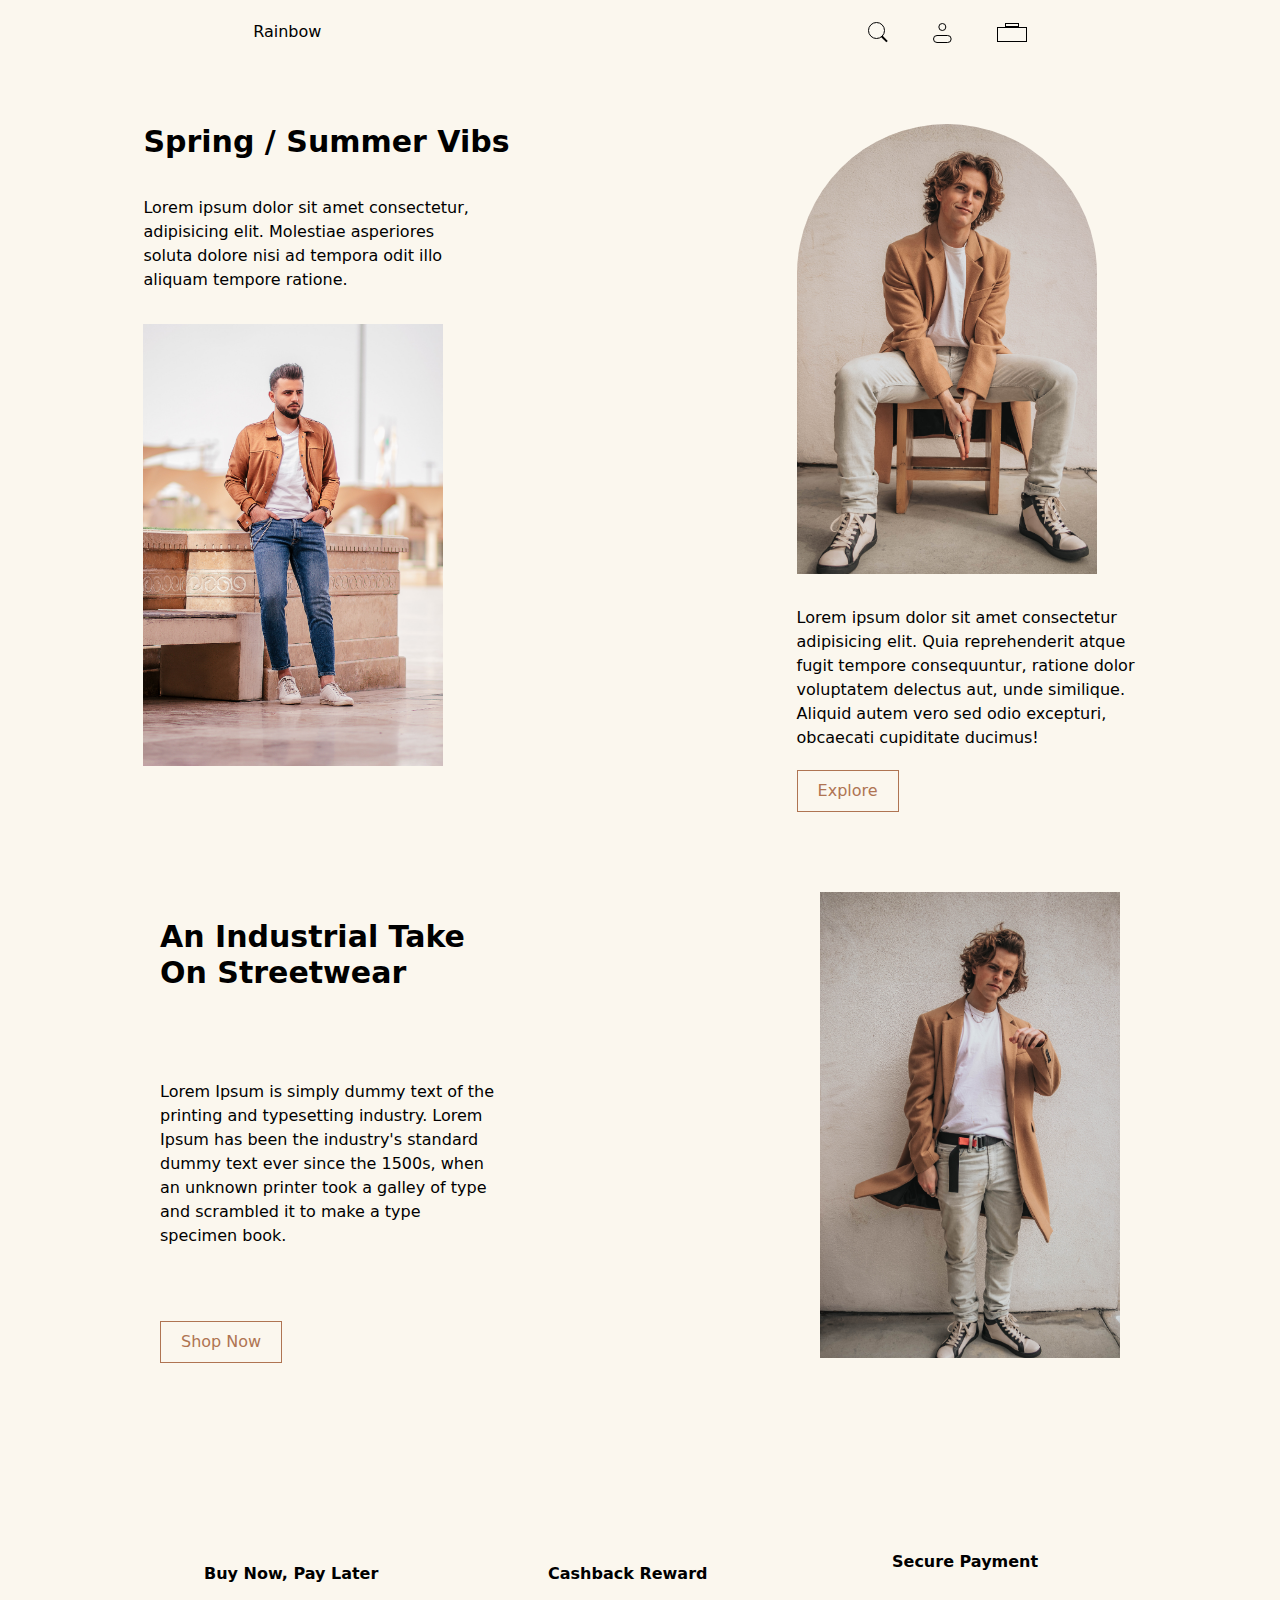
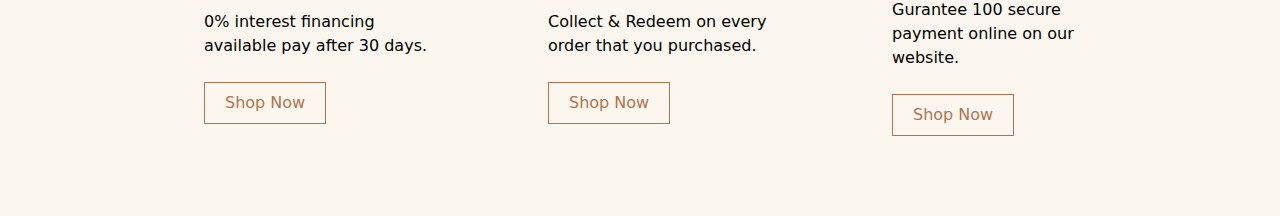
<file: Projects/1. Rainbow Project/index.html>
<html lang="en">
  <head>
    <meta charset="UTF-8" />
    <meta http-equiv="X-UA-Compatible" content="IE=edge" />
    <meta name="viewport" content="width=device-width, initial-scale=1.0" />
    <link rel="stylesheet" href="css/style.css" />
    <title>Simple Tailwind Starter</title>
  </head>
  <body class="bg-[#FBF7EE]">
    <nav class="flex justify-around">
      <div class="logo mt-5">
        <h1>Rainbow</h1>
      </div>
      <div class="nav-images mt-5">
        <img src="Images/SVG/SVG 1.svg" class="inline ml-10" />
        <img src="Images/SVG/SVG 2.svg" class="inline ml-10" />
        <img src="Images/SVG/SVG 3.svg" class="inline ml-10" />
      </div>
    </nav>

    <header class="mt-20 flex justify-around">
      <div class="card-one">
        <h1 class="font-bold mb-9 text-3xl">Spring / Summer Vibs</h1>
        <p class="w-[340px] font-light">
          Lorem ipsum dolor sit amet consectetur, adipisicing elit. Molestiae
          asperiores soluta dolore nisi ad tempora odit illo aliquam tempore
          ratione.
        </p>
        <img
          src="Images/mohamad-khosravi-DuY4JP2M34Q-unsplash.jpg"
          class="w-[300px] mt-8"
        />
      </div>
      <div class="card-two">
        <img
          src="Images/austin-wade-d2s8NQ6WD24-unsplash.jpg"
          class="w-[300px] mb-8 rounded-t-[40rem]"
        />
        <p class="w-[340px] mb-5 font-light">
          Lorem ipsum dolor sit amet consectetur adipisicing elit. Quia
          reprehenderit atque fugit tempore consequuntur, ratione dolor
          voluptatem delectus aut, unde similique. Aliquid autem vero sed odio
          excepturi, obcaecati cupiditate ducimus!
        </p>
        <button
          class="border border-[#AF7452] text-[#AF7452] pt-2 pb-2 pl-5 pr-5"
        >
          Explore
        </button>
      </div>
    </header>

    <section class="flex justify-around pt-20">
      <div class="flex flex-col justify-around items-start">
        <h1 class="font-bold mb-9 text-3xl">
          An Industrial Take <br />
          On Streetwear
        </h1>
        <p class="w-[340px] mb-5 font-light">
          Lorem Ipsum is simply dummy text of the printing and typesetting
          industry. Lorem Ipsum has been the industry's standard dummy text ever
          since the 1500s, when an unknown printer took a galley of type and
          scrambled it to make a type specimen book.
        </p>
        <button
          class="border border-[#AF7452] text-[#AF7452] pt-2 pb-2 pl-5 pr-5"
        >
          Shop Now
        </button>
      </div>
      <img
        src="Images/austin-wade-iQn82USu8gs-unsplash.jpg"
        class="w-[300px] mb-8"
      />
    </section>

    <section class="flex justify-center items-center mt-20 p-10">
      <div class="p-10 ml-10">
        <h1 class="font-bold mb-6">Buy Now, Pay Later</h1>
        <p class="font-thin w-[14rem]">
          0% interest financing available pay after 30 days.
        </p>
        <button
          class="border border-[#AF7452] text-[#AF7452] pt-2 pb-2 pl-5 pr-5 mt-6"
        >
          Shop Now
        </button>
      </div>
      <div class="p-10 ml-10">
        <h1 class="font-bold mb-6">Cashback Reward</h1>
        <p class="font-thin w-[14rem]">
          Collect & Redeem on every order that you purchased.
        </p>
        <button
          class="border border-[#AF7452] text-[#AF7452] pt-2 pb-2 pl-5 pr-5 mt-6"
        >
          Shop Now
        </button>
      </div>
      <div class="p-10 ml-10">
        <h1 class="font-bold mb-6">Secure Payment</h1>
        <p class="font-thin w-[14rem]">
          Gurantee 100 secure payment online on our website.
        </p>
        <button
          class="border border-[#AF7452] text-[#AF7452] pt-2 pb-2 pl-5 pr-5 mt-6"
        >
          Shop Now
        </button>
      </div>
    </section>
  </body>
</html>
</file>
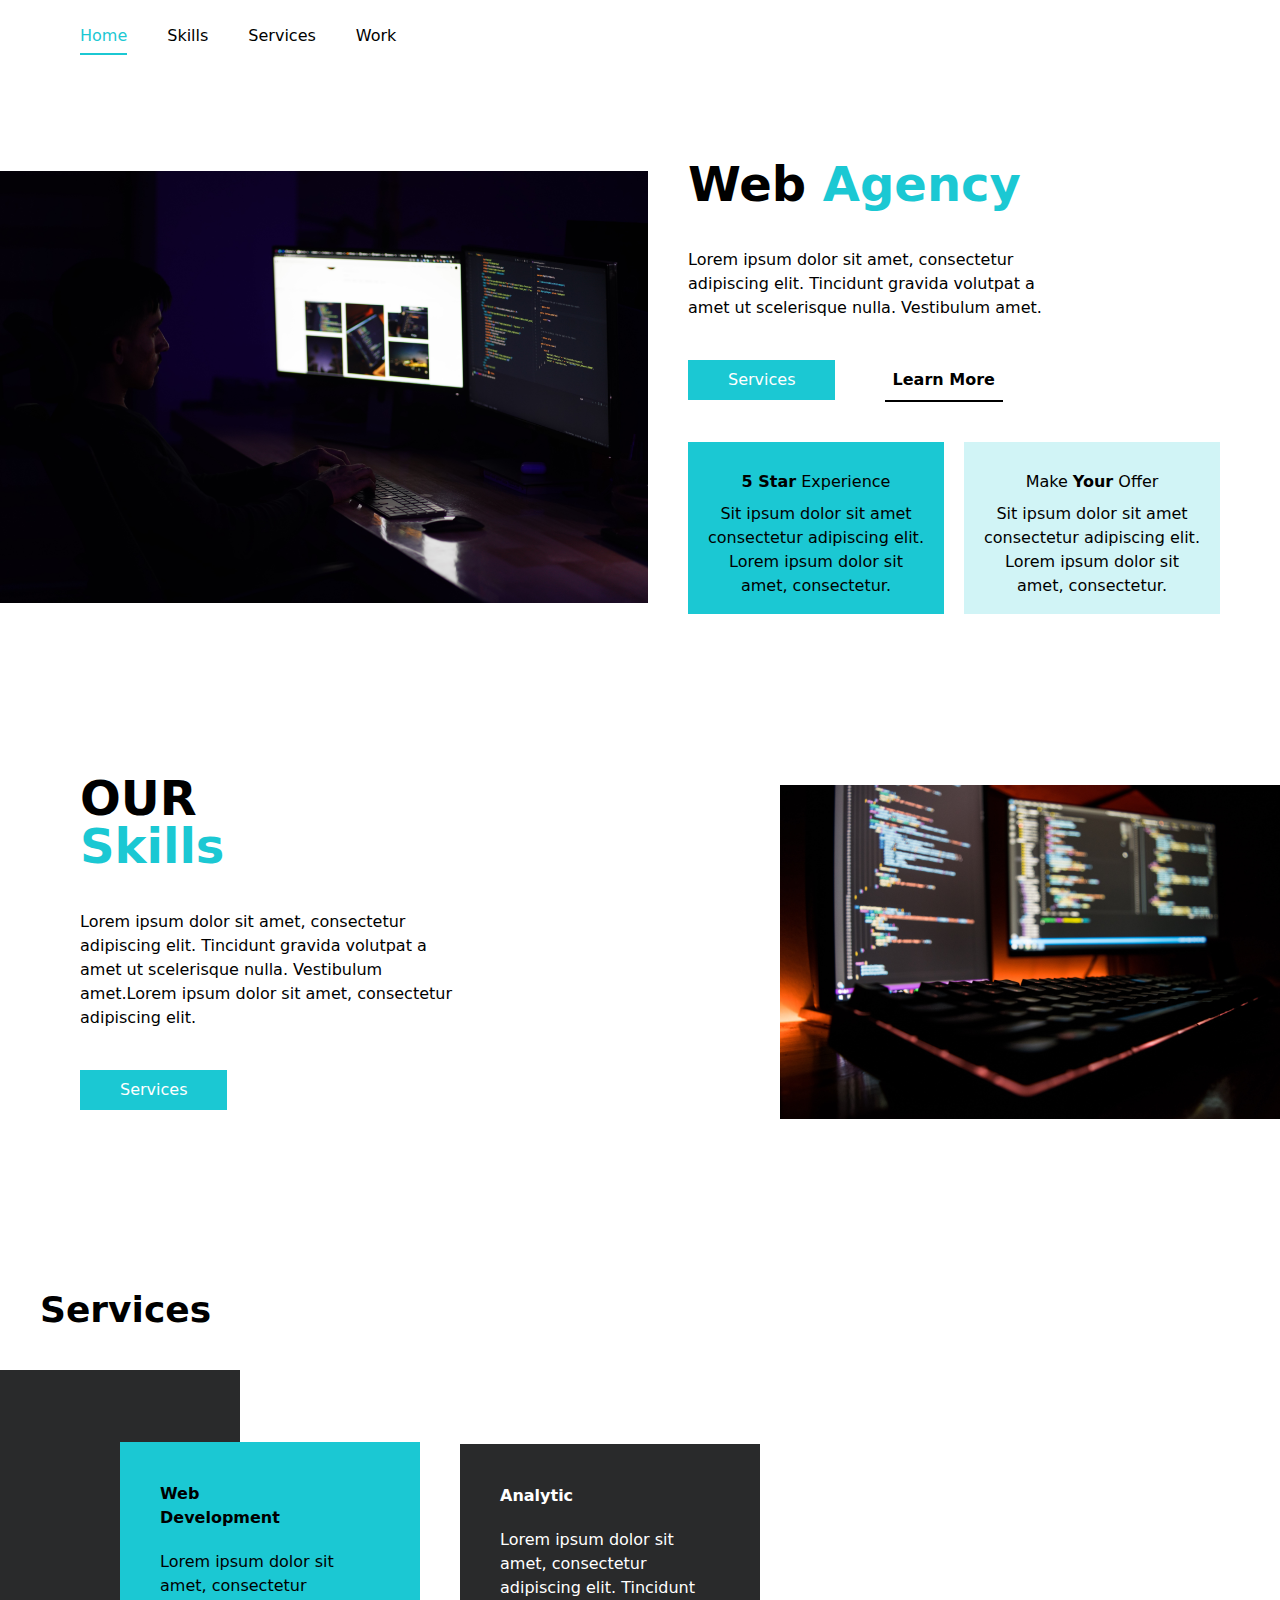
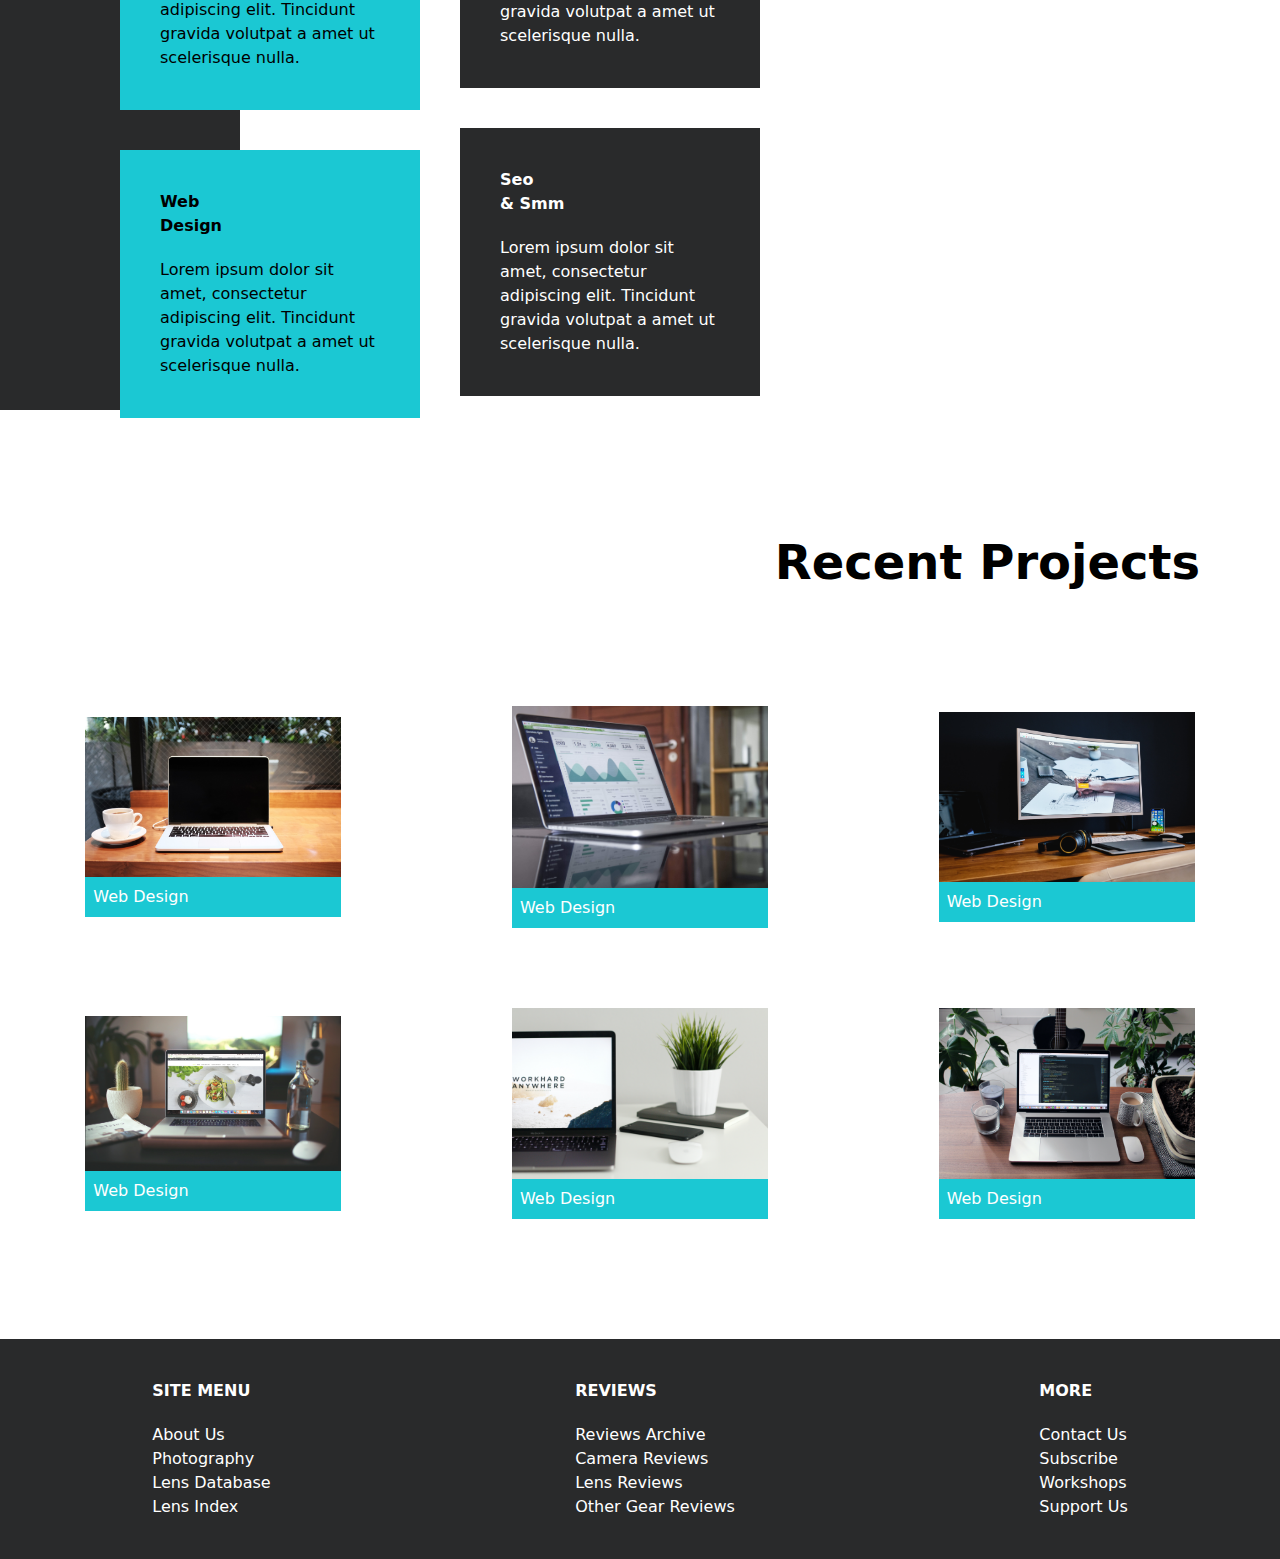
<file: Projects/2. Web Agency/index.html>
<html lang="en">
  <head>
    <meta charset="UTF-8" />
    <meta http-equiv="X-UA-Compatible" content="IE=edge" />
    <meta name="viewport" content="width=device-width, initial-scale=1.0" />
    <link rel="stylesheet" href="css/style.css" />
    <title>Loops Studio</title>
  </head>
  <body>
    <nav>
      <ul class="flex mt-6">
        <li>
          <a
            href=""
            class="ml-[5rem] pb-2 text-[#1BC8D3] border-b-2 border-[#1BC8D3]"
            >Home</a
          >
        </li>
        <li>
          <a
            href=""
            class="ml-10 hover:pb-2 hover:text-[#1BC8D3] hover:border-b-2 hover:border-[#1BC8D3]"
            >Skills</a
          >
        </li>
        <li>
          <a
            href=""
            class="ml-10 hover:pb-2 hover:text-[#1BC8D3] hover:border-b-2 hover:border-[#1BC8D3]"
            >Services</a
          >
        </li>
        <li>
          <a
            href=""
            class="ml-10 hover:pb-2 hover:text-[#1BC8D3] hover:border-b-2 hover:border-[#1BC8D3]"
            >Work</a
          >
        </li>
      </ul>
    </nav>

    <header
      class="hero flex lg:flex-row md:flex-col sm:flex-col justify-between items-center mt-28"
    >
      <div>
        <img src="images/hero.jpg" />
      </div>

      <div class="mr-10 ml-10 md:mt-0 sm:mt-[6rem]">
        <h1 class="text-5xl font-bold mb-10">
          Web <span class="text-[#1BC8D3]">Agency</span>
        </h1>
        <p class="w-96 mb-10">
          Lorem ipsum dolor sit amet, consectetur adipiscing elit. Tincidunt
          gravida volutpat a amet ut scelerisque nulla. Vestibulum amet.
        </p>
        <div class="btns-container">
          <button
            class="bg-[#1BC8D3] text-white pt-2 pb-2 pl-10 pr-10 mr-5 mb-5"
          >
            Services
          </button>
          <button class="border-b-2 border-black font-bold p-2 ml-6 mb-5">
            Learn More
          </button>
        </div>

        <div class="flex justify-around md:flex-row sm:flex-col">
          <div
            class="flex flex-col justify-center items-center p-2 mr-5 mt-5 bg-[#1BC8D3]"
          >
            <h1 class="mt-5">
              <span class="font-bold">5 Star</span> Experience
            </h1>
            <p class="text-center w-60 p-2">
              Sit ipsum dolor sit amet consectetur adipiscing elit. Lorem ipsum
              dolor sit amet, consectetur.
            </p>
          </div>

          <div
            class="flex flex-col justify-center items-center p-2 mr-5 mt-5 bg-[#1BC8D3] bg-opacity-20"
          >
            <h1 class="mt-5">Make <span class="font-bold">Your</span> Offer</h1>
            <p class="text-center w-60 p-2">
              Sit ipsum dolor sit amet consectetur adipiscing elit. Lorem ipsum
              dolor sit amet, consectetur.
            </p>
          </div>
        </div>
      </div>
    </header>

    <section
      class="mt-[10rem] ml-[5rem] flex justify-between items-center md:flex-row sm:flex-col md:text-left sm:text-center"
    >
      <div>
        <h1 class="text-5xl font-bold mb-10">
          OUR <br />
          <span class="text-[#1BC8D3]">Skills</span>
        </h1>
        <p class="w-96 mb-10">
          Lorem ipsum dolor sit amet, consectetur adipiscing elit. Tincidunt
          gravida volutpat a amet ut scelerisque nulla. Vestibulum amet.Lorem
          ipsum dolor sit amet, consectetur adipiscing elit.
        </p>
        <button class="bg-[#1BC8D3] text-white py-2 px-10 mr-5 mb-5">
          Services
        </button>
      </div>

      <div class="image">
        <img src="images/section-two.jpg" class="w-[500px]" />
      </div>
    </section>

    <section class="mt-40">
      <h1 class="ml-10 mb-10 text-4xl font-bold">Services</h1>
      <div
        class="md:h-[40rem] sm:h-auto md:w-60 sm:w-auto items-center bg-[#292A2B] flex md:flex-nowrap sm:flex-wrap"
      >
        <!-- One -->
        <div class="one">
          <div
            class="relative w-[300px] ml-10 mb-10 bg-[#1BC8D3] left-20 top-10 p-10"
          >
            <h1 class="font-bold mb-5">
              Web <br />
              Development
            </h1>
            <p>
              Lorem ipsum dolor sit amet, consectetur adipiscing elit. Tincidunt
              gravida volutpat a amet ut scelerisque nulla.
            </p>
          </div>
          <div
            class="relative w-[300px] ml-10 bg-[#1BC8D3] left-20 top-10 p-10"
          >
            <h1 class="font-bold mb-5">
              Web <br />
              Design
            </h1>
            <p>
              Lorem ipsum dolor sit amet, consectetur adipiscing elit. Tincidunt
              gravida volutpat a amet ut scelerisque nulla.
            </p>
          </div>
        </div>

        <!-- Two -->
        <div class="mt-5">
          <div
            class="relative md:border-none sm:border w-[300px] ml-10 mb-10 bg-[#292A2B] text-white left-20 top-10 p-10"
          >
            <h1 class="font-bold mb-5">Analytic</h1>
            <p>
              Lorem ipsum dolor sit amet, consectetur adipiscing elit. Tincidunt
              gravida volutpat a amet ut scelerisque nulla.
            </p>
          </div>
          <div
            class="relative md:border-none sm:border w-[300px] ml-10 mb-10 bg-[#292A2B] text-white left-20 top-10 p-10"
          >
            <h1 class="font-bold mb-5">
              Seo <br />
              & Smm
            </h1>
            <p>
              Lorem ipsum dolor sit amet, consectetur adipiscing elit. Tincidunt
              gravida volutpat a amet ut scelerisque nulla.
            </p>
          </div>
        </div>
      </div>
    </section>

    <section class="mt-32">
      <h1 class="text-right mr-20 text-5xl font-bold mb-10">Recent Projects</h1>
      <div class="m-20 flex justify-around items-center flex-wrap mx-auto">
        <div class="w-64 m-10">
          <img src="images/alex-knight-j4uuKnN43_M-unsplash.jpg" />
          <div class="bg-[#1BC8D3] p-2 text-white">Web Design</div>
        </div>
        <div class="w-64 m-10">
          <img src="images/carlos-muza-hpjSkU2UYSU-unsplash.jpg" />
          <div class="bg-[#1BC8D3] p-2 text-white">Web Design</div>
        </div>
        <div class="w-64 m-10">
          <img src="images/davide-baraldi-Nzmyp6LsgNM-unsplash.jpg" />
          <div class="bg-[#1BC8D3] p-2 text-white">Web Design</div>
        </div>
        <div class="w-64 m-10">
          <img src="images/igor-miske-JVSgcV8_vb4-unsplash.jpg" />
          <div class="bg-[#1BC8D3] p-2 text-white">Web Design</div>
        </div>
        <div class="w-64 m-10">
          <img src="images/kevin-bhagat-zNRITe8NPqY-unsplash.jpg" />
          <div class="bg-[#1BC8D3] p-2 text-white">Web Design</div>
        </div>
        <div class="w-64 m-10">
          <img src="images/nathan-da-silva-k-rKfqSm4L4-unsplash.jpg" />
          <div class="bg-[#1BC8D3] p-2 text-white">Web Design</div>
        </div>
      </div>
    </section>

    <footer class="bg-[#292A2B] py-10">
      <div class="flex justify-around items-center flex-wrap">
        <div class="card">
          <h1 class="font-bold mb-5 text-white">SITE MENU</h1>
          <p class="text-white">About Us</p>
          <p class="text-white">Photography</p>
          <p class="text-white">Lens Database</p>
          <p class="text-white">Lens Index</p>
        </div>
        <div class="card">
          <h1 class="font-bold mb-5 text-white">REVIEWS</h1>
          <p class="text-white">Reviews Archive</p>
          <p class="text-white">Camera Reviews</p>
          <p class="text-white">Lens Reviews</p>
          <p class="text-white">Other Gear Reviews</p>
        </div>
        <div class="card">
          <h1 class="font-bold mb-5 text-white">MORE</h1>
          <p class="text-white">Contact Us</p>
          <p class="text-white">Subscribe</p>
          <p class="text-white">Workshops</p>
          <p class="text-white">Support Us</p>
        </div>
      </div>
    </footer>
  </body>
</html>
</file>
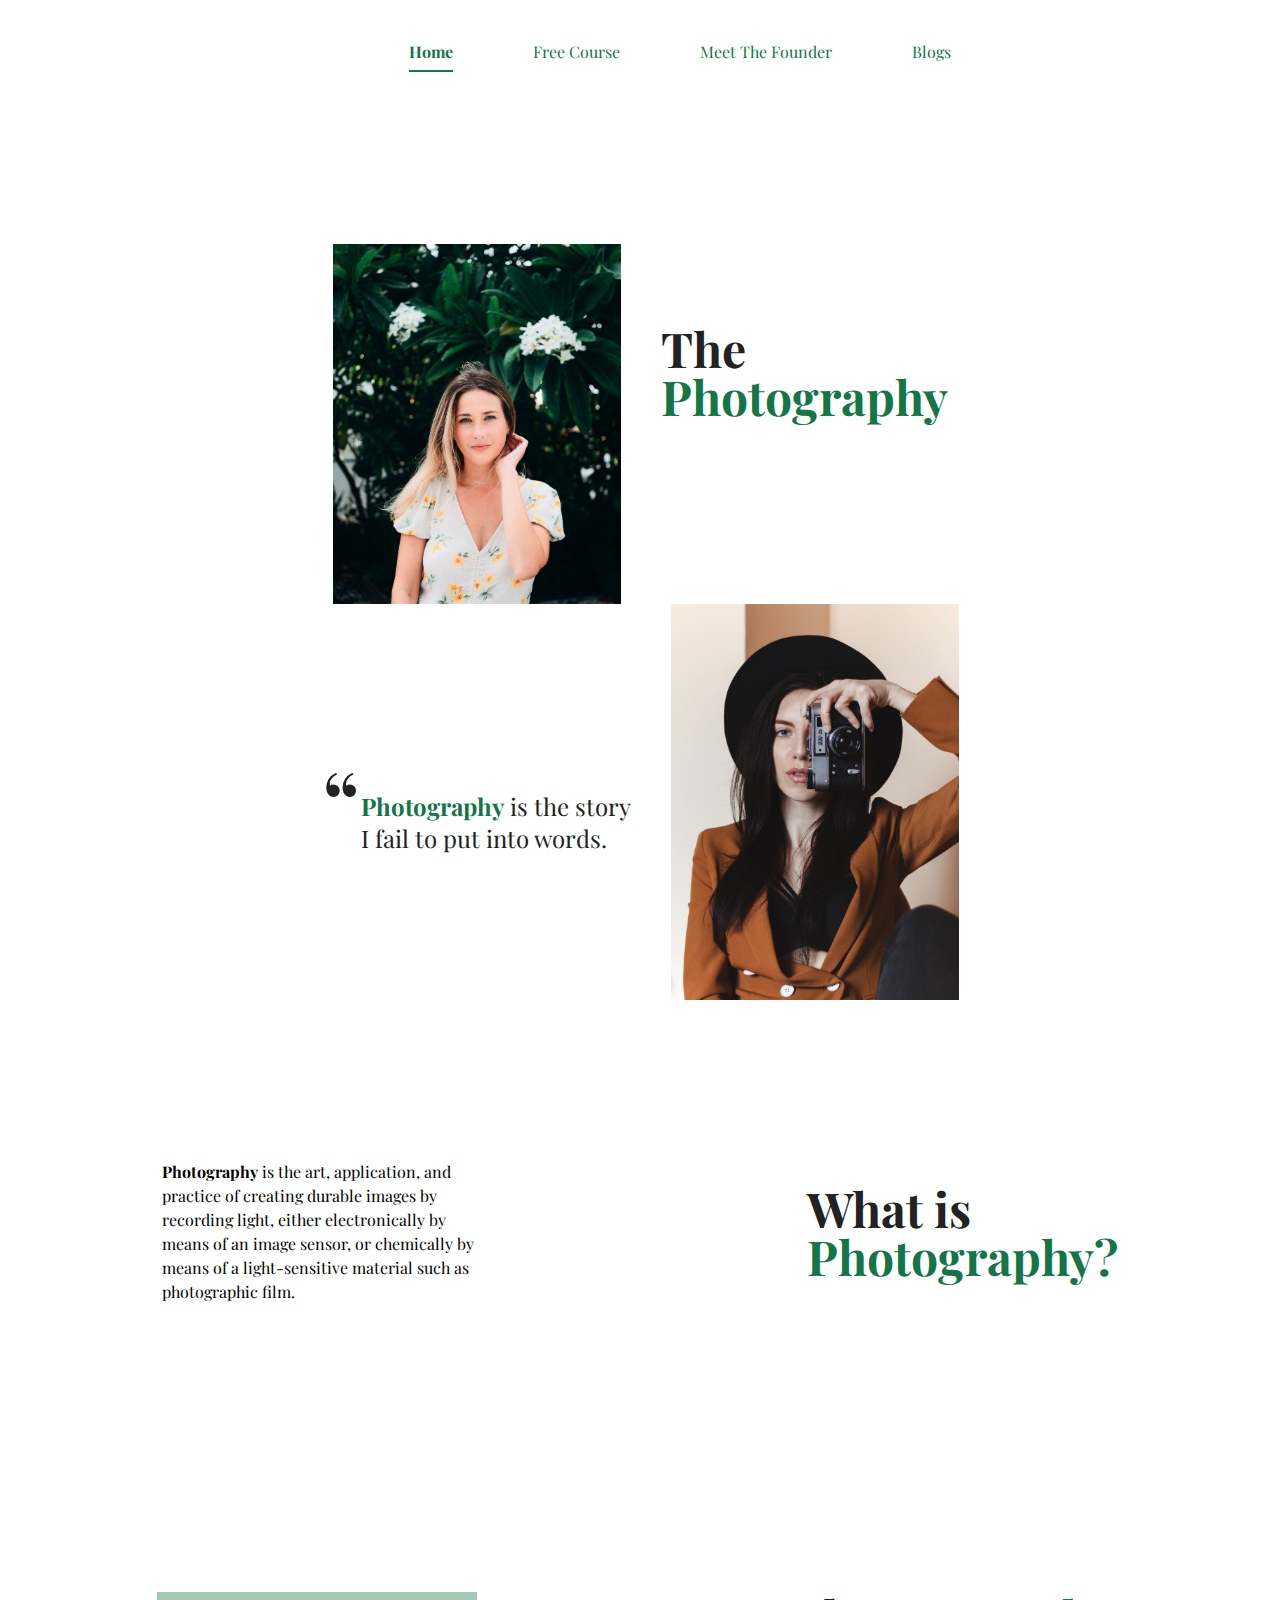
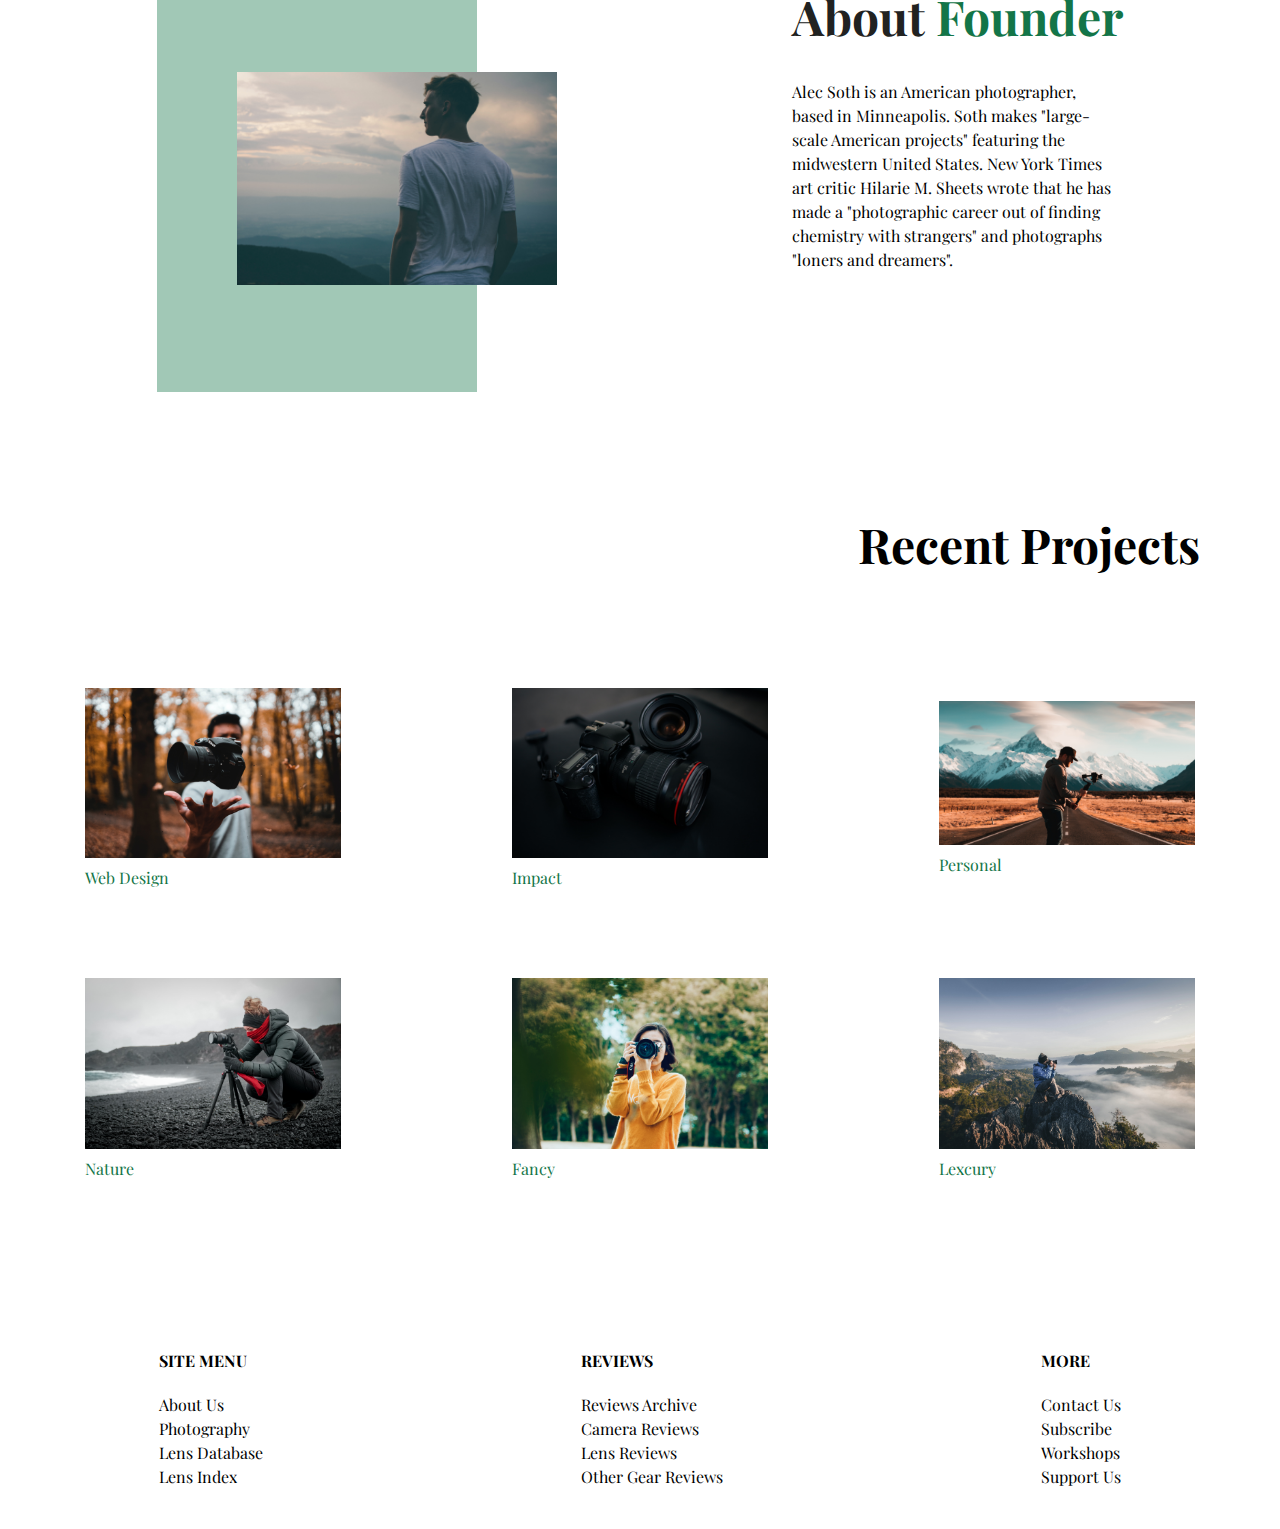
<file: Projects/3. Photography/index.html>
<html lang="en">
  <head>
    <meta charset="UTF-8" />
    <meta http-equiv="X-UA-Compatible" content="IE=edge" />
    <meta name="viewport" content="width=device-width, initial-scale=1.0" />
    <link rel="preconnect" href="https://fonts.googleapis.com" />
    <link rel="preconnect" href="https://fonts.gstatic.com" crossorigin />
    <link
      href="https://fonts.googleapis.com/css2?family=Playfair+Display:wght@400;500&display=swap"
      rel="stylesheet"
    />
    <link rel="stylesheet" href="css/style.css" />
    <title>Photography</title>
    <style>
      body {
        font-family: "Playfair Display", serif;
      }
    </style>
  </head>
  <body>
    <nav>
      <ul
        class="flex justify-center items-center lg:flex md:block sm:block flex-wrap mt-10"
      >
        <li class="mb-5">
          <a
            href=""
            class="ml-20 text-[#137548] font-bold border-b-2 border-[#137548] pb-2"
            >Home</a
          >
        </li>
        <li class="mb-5">
          <a
            href=""
            class="ml-20 text-[#137548] hover:font-bold hover:border-b-2 hover:border-[#137548] hover:pb-2"
            >Free Course</a
          >
        </li>
        <li class="mb-5">
          <a
            href=""
            class="ml-20 text-[#137548] hover:font-bold hover:border-b-2 hover:border-[#137548] hover:pb-2"
            >Meet The Founder</a
          >
        </li>
        <li class="mb-5">
          <a
            href=""
            class="ml-20 text-[#137548] hover:font-bold hover:border-b-2 hover:border-[#137548] hover:pb-2"
            >Blogs</a
          >
        </li>
      </ul>
    </nav>

    <header class="mt-40">
      <!-- First Section -->
      <div class="flex justify-center">
        <img
          src="images/cassidy-towers-3_XEOGZ_4b4-unsplash.jpg"
          class="w-72 mr-10"
        />
        <h1
          class="lg:text-5xl md:text-2xl sm:text-lg font-bold text-[#212221] mt-20"
        >
          The <br />
          <span class="text-[#137548]">Photography</span>
        </h1>
      </div>

      <!-- Second Section -->
      <div class="flex justify-center items-center">
        <p class="text-8xl text-[#212221]">“</p>
        <p class="mt-10 md:text-2xl sm:text-lg mr-10 text-[#212221]">
          <span class="text-[#137548] font-bold">Photography</span> is the story
          <br />
          I fail to put into words.
        </p>
        <img
          src="images/ira-ostafiichuk-U6A27TdwQxg-unsplash.jpg"
          class="w-72"
        />
      </div>
    </header>

    <section class="mt-40 flex justify-around items-center flex-wrap">
      <p class="w-80 mb-20">
        <span class="font-bold">Photography</span> is the art, application, and
        practice of creating durable images by recording light, either
        electronically by means of an image sensor, or chemically by means of a
        light-sensitive material such as photographic film.
      </p>
      <h1 class="text-5xl font-bold text-[#212221] mb-20">
        What is <br />
        <span class="text-[#137548]">Photography?</span>
      </h1>
    </section>

    <section class="mt-52 flex justify-around flex-wrap">
      <div class="flex justify-center items-center">
        <div
          class="bg-[#137548] bg-opacity-40 h-[25rem] w-[20rem] relative lg:block md:block sm:hidden"
        >
          <img
            src="images/karl-fredrickson-DsAjH9B24G8-unsplash.jpg"
            class="w-80 absolute lg:left-20 lg:top-20 md:right-10 md:top-20"
          />
        </div>
      </div>

      <div class="content">
        <h1 class="text-5xl font-bold text-[#212221] mb-10">
          About <span class="text-[#137548]">Founder</span>
        </h1>
        <p class="w-80">
          Alec Soth is an American photographer, based in Minneapolis. Soth
          makes "large-scale American projects" featuring the midwestern United
          States. New York Times art critic Hilarie M. Sheets wrote that he has
          made a "photographic career out of finding chemistry with strangers"
          and photographs "loners and dreamers".
        </p>
      </div>
    </section>

    <section class="mt-32">
      <h1 class="text-right mr-20 text-5xl font-bold mb-10">Recent Projects</h1>
      <div class="m-20 flex justify-around items-center flex-wrap mx-auto">
        <div class="w-64 m-10">
          <img src="images/reinhart-julian-WxM465oM4j4-unsplash.jpg" />
          <div class="text-[#137548] py-2">Web Design</div>
        </div>
        <div class="w-64 m-10">
          <img src="images/william-thomas-ny6tO4ItOEY-unsplash.jpg" />
          <div class="text-[#137548] py-2">Impact</div>
        </div>
        <div class="w-64 m-10">
          <img src="images/james-adams-x0rJ-rzX7S8-unsplash.jpg" />
          <div class="text-[#137548] py-2">Personal</div>
        </div>
        <div class="w-64 m-10">
          <img src="images/kameron-kincade-CnVWM7rIM-E-unsplash.jpg" />
          <div class="text-[#137548] py-2">Nature</div>
        </div>
        <div class="w-64 m-10">
          <img src="images/marco-xu-ToUPBCO62Lw-unsplash.jpg" />
          <div class="text-[#137548] py-2">Fancy</div>
        </div>
        <div class="w-64 m-10">
          <img src="images/alif-ngoylung-jg-6ARMiaPM-unsplash.jpg" />
          <div class="text-[#137548] py-2">Lexcury</div>
        </div>
      </div>
    </section>

    <footer class="py-10">
      <div class="flex justify-around items-center flex-wrap">
        <div class="card">
          <h1 class="font-bold mb-5">SITE MENU</h1>
          <p>About Us</p>
          <p>Photography</p>
          <p>Lens Database</p>
          <p>Lens Index</p>
        </div>
        <div class="card">
          <h1 class="font-bold mb-5">REVIEWS</h1>
          <p>Reviews Archive</p>
          <p>Camera Reviews</p>
          <p>Lens Reviews</p>
          <p>Other Gear Reviews</p>
        </div>
        <div class="card">
          <h1 class="font-bold mb-5">MORE</h1>
          <p>Contact Us</p>
          <p>Subscribe</p>
          <p>Workshops</p>
          <p>Support Us</p>
        </div>
      </div>
    </footer>
  </body>
</html>
</file>
<file: Projects/1. Rainbow Project/css/style.css>
/*
! tailwindcss v3.1.8 | MIT License | https://tailwindcss.com
*/

/*
1. Prevent padding and border from affecting element width. (https://github.com/mozdevs/cssremedy/issues/4)
2. Allow adding a border to an element by just adding a border-width. (https://github.com/tailwindcss/tailwindcss/pull/116)
*/

*,
::before,
::after {
  box-sizing: border-box;
  /* 1 */
  border-width: 0;
  /* 2 */
  border-style: solid;
  /* 2 */
  border-color: #e5e7eb;
  /* 2 */
}

::before,
::after {
  --tw-content: "";
}

/*
1. Use a consistent sensible line-height in all browsers.
2. Prevent adjustments of font size after orientation changes in iOS.
3. Use a more readable tab size.
4. Use the user's configured `sans` font-family by default.
*/

html {
  line-height: 1.5;
  /* 1 */
  -webkit-text-size-adjust: 100%;
  /* 2 */
  -moz-tab-size: 4;
  /* 3 */
  -o-tab-size: 4;
  tab-size: 4;
  /* 3 */
  font-family: ui-sans-serif, system-ui, -apple-system, BlinkMacSystemFont,
    "Segoe UI", Roboto, "Helvetica Neue", Arial, "Noto Sans", sans-serif,
    "Apple Color Emoji", "Segoe UI Emoji", "Segoe UI Symbol", "Noto Color Emoji";
  /* 4 */
}

/*
1. Remove the margin in all browsers.
2. Inherit line-height from `html` so users can set them as a class directly on the `html` element.
*/

body {
  margin: 0;
  /* 1 */
  line-height: inherit;
  /* 2 */
}

/*
1. Add the correct height in Firefox.
2. Correct the inheritance of border color in Firefox. (https://bugzilla.mozilla.org/show_bug.cgi?id=190655)
3. Ensure horizontal rules are visible by default.
*/

hr {
  height: 0;
  /* 1 */
  color: inherit;
  /* 2 */
  border-top-width: 1px;
  /* 3 */
}

/*
Add the correct text decoration in Chrome, Edge, and Safari.
*/

abbr:where([title]) {
  -webkit-text-decoration: underline dotted;
  text-decoration: underline dotted;
}

/*
Remove the default font size and weight for headings.
*/

h1,
h2,
h3,
h4,
h5,
h6 {
  font-size: inherit;
  font-weight: inherit;
}

/*
Reset links to optimize for opt-in styling instead of opt-out.
*/

a {
  color: inherit;
  text-decoration: inherit;
}

/*
Add the correct font weight in Edge and Safari.
*/

b,
strong {
  font-weight: bolder;
}

/*
1. Use the user's configured `mono` font family by default.
2. Correct the odd `em` font sizing in all browsers.
*/

code,
kbd,
samp,
pre {
  font-family: ui-monospace, SFMono-Regular, Menlo, Monaco, Consolas,
    "Liberation Mono", "Courier New", monospace;
  /* 1 */
  font-size: 1em;
  /* 2 */
}

/*
Add the correct font size in all browsers.
*/

small {
  font-size: 80%;
}

/*
Prevent `sub` and `sup` elements from affecting the line height in all browsers.
*/

sub,
sup {
  font-size: 75%;
  line-height: 0;
  position: relative;
  vertical-align: baseline;
}

sub {
  bottom: -0.25em;
}

sup {
  top: -0.5em;
}

/*
1. Remove text indentation from table contents in Chrome and Safari. (https://bugs.chromium.org/p/chromium/issues/detail?id=999088, https://bugs.webkit.org/show_bug.cgi?id=201297)
2. Correct table border color inheritance in all Chrome and Safari. (https://bugs.chromium.org/p/chromium/issues/detail?id=935729, https://bugs.webkit.org/show_bug.cgi?id=195016)
3. Remove gaps between table borders by default.
*/

table {
  text-indent: 0;
  /* 1 */
  border-color: inherit;
  /* 2 */
  border-collapse: collapse;
  /* 3 */
}

/*
1. Change the font styles in all browsers.
2. Remove the margin in Firefox and Safari.
3. Remove default padding in all browsers.
*/

button,
input,
optgroup,
select,
textarea {
  font-family: inherit;
  /* 1 */
  font-size: 100%;
  /* 1 */
  font-weight: inherit;
  /* 1 */
  line-height: inherit;
  /* 1 */
  color: inherit;
  /* 1 */
  margin: 0;
  /* 2 */
  padding: 0;
  /* 3 */
}

/*
Remove the inheritance of text transform in Edge and Firefox.
*/

button,
select {
  text-transform: none;
}

/*
1. Correct the inability to style clickable types in iOS and Safari.
2. Remove default button styles.
*/

button,
[type="button"],
[type="reset"],
[type="submit"] {
  -webkit-appearance: button;
  /* 1 */
  background-color: transparent;
  /* 2 */
  background-image: none;
  /* 2 */
}

/*
Use the modern Firefox focus style for all focusable elements.
*/

:-moz-focusring {
  outline: auto;
}

/*
Remove the additional `:invalid` styles in Firefox. (https://github.com/mozilla/gecko-dev/blob/2f9eacd9d3d995c937b4251a5557d95d494c9be1/layout/style/res/forms.css#L728-L737)
*/

:-moz-ui-invalid {
  box-shadow: none;
}

/*
Add the correct vertical alignment in Chrome and Firefox.
*/

progress {
  vertical-align: baseline;
}

/*
Correct the cursor style of increment and decrement buttons in Safari.
*/

::-webkit-inner-spin-button,
::-webkit-outer-spin-button {
  height: auto;
}

/*
1. Correct the odd appearance in Chrome and Safari.
2. Correct the outline style in Safari.
*/

[type="search"] {
  -webkit-appearance: textfield;
  /* 1 */
  outline-offset: -2px;
  /* 2 */
}

/*
Remove the inner padding in Chrome and Safari on macOS.
*/

::-webkit-search-decoration {
  -webkit-appearance: none;
}

/*
1. Correct the inability to style clickable types in iOS and Safari.
2. Change font properties to `inherit` in Safari.
*/

::-webkit-file-upload-button {
  -webkit-appearance: button;
  /* 1 */
  font: inherit;
  /* 2 */
}

/*
Add the correct display in Chrome and Safari.
*/

summary {
  display: list-item;
}

/*
Removes the default spacing and border for appropriate elements.
*/

blockquote,
dl,
dd,
h1,
h2,
h3,
h4,
h5,
h6,
hr,
figure,
p,
pre {
  margin: 0;
}

fieldset {
  margin: 0;
  padding: 0;
}

legend {
  padding: 0;
}

ol,
ul,
menu {
  list-style: none;
  margin: 0;
  padding: 0;
}

/*
Prevent resizing textareas horizontally by default.
*/

textarea {
  resize: vertical;
}

/*
1. Reset the default placeholder opacity in Firefox. (https://github.com/tailwindlabs/tailwindcss/issues/3300)
2. Set the default placeholder color to the user's configured gray 400 color.
*/

input::-moz-placeholder,
textarea::-moz-placeholder {
  opacity: 1;
  /* 1 */
  color: #9ca3af;
  /* 2 */
}

input::placeholder,
textarea::placeholder {
  opacity: 1;
  /* 1 */
  color: #9ca3af;
  /* 2 */
}

/*
Set the default cursor for buttons.
*/

button,
[role="button"] {
  cursor: pointer;
}

/*
Make sure disabled buttons don't get the pointer cursor.
*/

:disabled {
  cursor: default;
}

/*
1. Make replaced elements `display: block` by default. (https://github.com/mozdevs/cssremedy/issues/14)
2. Add `vertical-align: middle` to align replaced elements more sensibly by default. (https://github.com/jensimmons/cssremedy/issues/14#issuecomment-634934210)
   This can trigger a poorly considered lint error in some tools but is included by design.
*/

img,
svg,
video,
canvas,
audio,
iframe,
embed,
object {
  display: block;
  /* 1 */
  vertical-align: middle;
  /* 2 */
}

/*
Constrain images and videos to the parent width and preserve their intrinsic aspect ratio. (https://github.com/mozdevs/cssremedy/issues/14)
*/

img,
video {
  max-width: 100%;
  height: auto;
}

*,
::before,
::after {
  --tw-border-spacing-x: 0;
  --tw-border-spacing-y: 0;
  --tw-translate-x: 0;
  --tw-translate-y: 0;
  --tw-rotate: 0;
  --tw-skew-x: 0;
  --tw-skew-y: 0;
  --tw-scale-x: 1;
  --tw-scale-y: 1;
  --tw-pan-x: ;
  --tw-pan-y: ;
  --tw-pinch-zoom: ;
  --tw-scroll-snap-strictness: proximity;
  --tw-ordinal: ;
  --tw-slashed-zero: ;
  --tw-numeric-figure: ;
  --tw-numeric-spacing: ;
  --tw-numeric-fraction: ;
  --tw-ring-inset: ;
  --tw-ring-offset-width: 0px;
  --tw-ring-offset-color: #fff;
  --tw-ring-color: rgb(59 130 246 / 0.5);
  --tw-ring-offset-shadow: 0 0 #0000;
  --tw-ring-shadow: 0 0 #0000;
  --tw-shadow: 0 0 #0000;
  --tw-shadow-colored: 0 0 #0000;
  --tw-blur: ;
  --tw-brightness: ;
  --tw-contrast: ;
  --tw-grayscale: ;
  --tw-hue-rotate: ;
  --tw-invert: ;
  --tw-saturate: ;
  --tw-sepia: ;
  --tw-drop-shadow: ;
  --tw-backdrop-blur: ;
  --tw-backdrop-brightness: ;
  --tw-backdrop-contrast: ;
  --tw-backdrop-grayscale: ;
  --tw-backdrop-hue-rotate: ;
  --tw-backdrop-invert: ;
  --tw-backdrop-opacity: ;
  --tw-backdrop-saturate: ;
  --tw-backdrop-sepia: ;
}

::-webkit-backdrop {
  --tw-border-spacing-x: 0;
  --tw-border-spacing-y: 0;
  --tw-translate-x: 0;
  --tw-translate-y: 0;
  --tw-rotate: 0;
  --tw-skew-x: 0;
  --tw-skew-y: 0;
  --tw-scale-x: 1;
  --tw-scale-y: 1;
  --tw-pan-x: ;
  --tw-pan-y: ;
  --tw-pinch-zoom: ;
  --tw-scroll-snap-strictness: proximity;
  --tw-ordinal: ;
  --tw-slashed-zero: ;
  --tw-numeric-figure: ;
  --tw-numeric-spacing: ;
  --tw-numeric-fraction: ;
  --tw-ring-inset: ;
  --tw-ring-offset-width: 0px;
  --tw-ring-offset-color: #fff;
  --tw-ring-color: rgb(59 130 246 / 0.5);
  --tw-ring-offset-shadow: 0 0 #0000;
  --tw-ring-shadow: 0 0 #0000;
  --tw-shadow: 0 0 #0000;
  --tw-shadow-colored: 0 0 #0000;
  --tw-blur: ;
  --tw-brightness: ;
  --tw-contrast: ;
  --tw-grayscale: ;
  --tw-hue-rotate: ;
  --tw-invert: ;
  --tw-saturate: ;
  --tw-sepia: ;
  --tw-drop-shadow: ;
  --tw-backdrop-blur: ;
  --tw-backdrop-brightness: ;
  --tw-backdrop-contrast: ;
  --tw-backdrop-grayscale: ;
  --tw-backdrop-hue-rotate: ;
  --tw-backdrop-invert: ;
  --tw-backdrop-opacity: ;
  --tw-backdrop-saturate: ;
  --tw-backdrop-sepia: ;
}

::backdrop {
  --tw-border-spacing-x: 0;
  --tw-border-spacing-y: 0;
  --tw-translate-x: 0;
  --tw-translate-y: 0;
  --tw-rotate: 0;
  --tw-skew-x: 0;
  --tw-skew-y: 0;
  --tw-scale-x: 1;
  --tw-scale-y: 1;
  --tw-pan-x: ;
  --tw-pan-y: ;
  --tw-pinch-zoom: ;
  --tw-scroll-snap-strictness: proximity;
  --tw-ordinal: ;
  --tw-slashed-zero: ;
  --tw-numeric-figure: ;
  --tw-numeric-spacing: ;
  --tw-numeric-fraction: ;
  --tw-ring-inset: ;
  --tw-ring-offset-width: 0px;
  --tw-ring-offset-color: #fff;
  --tw-ring-color: rgb(59 130 246 / 0.5);
  --tw-ring-offset-shadow: 0 0 #0000;
  --tw-ring-shadow: 0 0 #0000;
  --tw-shadow: 0 0 #0000;
  --tw-shadow-colored: 0 0 #0000;
  --tw-blur: ;
  --tw-brightness: ;
  --tw-contrast: ;
  --tw-grayscale: ;
  --tw-hue-rotate: ;
  --tw-invert: ;
  --tw-saturate: ;
  --tw-sepia: ;
  --tw-drop-shadow: ;
  --tw-backdrop-blur: ;
  --tw-backdrop-brightness: ;
  --tw-backdrop-contrast: ;
  --tw-backdrop-grayscale: ;
  --tw-backdrop-hue-rotate: ;
  --tw-backdrop-invert: ;
  --tw-backdrop-opacity: ;
  --tw-backdrop-saturate: ;
  --tw-backdrop-sepia: ;
}

.mt-5 {
  margin-top: 1.25rem;
}

.ml-5 {
  margin-left: 1.25rem;
}

.ml-10 {
  margin-left: 2.5rem;
}

.mt-20 {
  margin-top: 5rem;
}

.mb-8 {
  margin-bottom: 2rem;
}

.mt-8 {
  margin-top: 2rem;
}

.mb-9 {
  margin-bottom: 2.25rem;
}

.mb-10 {
  margin-bottom: 2.5rem;
}

.mb-5 {
  margin-bottom: 1.25rem;
}

.mt-10 {
  margin-top: 2.5rem;
}

.mt-40 {
  margin-top: 10rem;
}

.mb-40 {
  margin-bottom: 10rem;
}

.mb-4 {
  margin-bottom: 1rem;
}

.mt-6 {
  margin-top: 1.5rem;
}

.mb-6 {
  margin-bottom: 1.5rem;
}

.inline {
  display: inline;
}

.flex {
  display: flex;
}

.w-40 {
  width: 10rem;
}

.w-20 {
  width: 5rem;
}

.w-10 {
  width: 2.5rem;
}

.w-60 {
  width: 15rem;
}

.w-1\/2 {
  width: 50%;
}

.w-2 {
  width: 0.5rem;
}

.w-64 {
  width: 16rem;
}

.w-\[200px\] {
  width: 200px;
}

.w-\[300px\] {
  width: 300px;
}

.w-\[400px\] {
  width: 400px;
}

.w-\[350px\] {
  width: 350px;
}

.w-\[340px\] {
  width: 340px;
}

.w-6 {
  width: 1.5rem;
}

.w-\[5rem\] {
  width: 5rem;
}

.w-\[10rem\] {
  width: 10rem;
}

.w-\[20rem\] {
  width: 20rem;
}

.w-\[14rem\] {
  width: 14rem;
}

.flex-col {
  flex-direction: column;
}

.items-start {
  align-items: flex-start;
}

.items-center {
  align-items: center;
}

.justify-start {
  justify-content: flex-start;
}

.justify-center {
  justify-content: center;
}

.justify-between {
  justify-content: space-between;
}

.justify-around {
  justify-content: space-around;
}

.rounded-t-3xl {
  border-top-left-radius: 1.5rem;
  border-top-right-radius: 1.5rem;
}

.rounded-t-\[50\%\] {
  border-top-left-radius: 50%;
  border-top-right-radius: 50%;
}

.rounded-t-\[40\%\] {
  border-top-left-radius: 40%;
  border-top-right-radius: 40%;
}

.rounded-t-\[40rem\] {
  border-top-left-radius: 40rem;
  border-top-right-radius: 40rem;
}

.border {
  border-width: 1px;
}

.border-teal-200 {
  --tw-border-opacity: 1;
  border-color: rgb(153 246 228 / var(--tw-border-opacity));
}

.border-\[\#AF7452\] {
  --tw-border-opacity: 1;
  border-color: rgb(175 116 82 / var(--tw-border-opacity));
}

.border-t-zinc-800 {
  --tw-border-opacity: 1;
  border-top-color: rgb(39 39 42 / var(--tw-border-opacity));
}

.border-t-cyan-200 {
  --tw-border-opacity: 1;
  border-top-color: rgb(165 243 252 / var(--tw-border-opacity));
}

.bg-\[\#FBF7EE\] {
  --tw-bg-opacity: 1;
  background-color: rgb(251 247 238 / var(--tw-bg-opacity));
}

.p-4 {
  padding: 1rem;
}

.p-2 {
  padding: 0.5rem;
}

.p-5 {
  padding: 1.25rem;
}

.p-10 {
  padding: 2.5rem;
}

.pt-2 {
  padding-top: 0.5rem;
}

.pl-4 {
  padding-left: 1rem;
}

.pr-4 {
  padding-right: 1rem;
}

.pl-5 {
  padding-left: 1.25rem;
}

.pr-5 {
  padding-right: 1.25rem;
}

.pt-4 {
  padding-top: 1rem;
}

.pb-2 {
  padding-bottom: 0.5rem;
}

.pt-5 {
  padding-top: 1.25rem;
}

.pt-20 {
  padding-top: 5rem;
}

.text-center {
  text-align: center;
}

.font-serif {
  font-family: ui-serif, Georgia, Cambria, "Times New Roman", Times, serif;
}

.text-2xl {
  font-size: 1.5rem;
  line-height: 2rem;
}

.text-7xl {
  font-size: 4.5rem;
  line-height: 1;
}

.text-5xl {
  font-size: 3rem;
  line-height: 1;
}

.text-3xl {
  font-size: 1.875rem;
  line-height: 2.25rem;
}

.font-bold {
  font-weight: 700;
}

.font-extralight {
  font-weight: 200;
}

.font-normal {
  font-weight: 400;
}

.font-light {
  font-weight: 300;
}

.font-thin {
  font-weight: 100;
}

.text-teal-300 {
  --tw-text-opacity: 1;
  color: rgb(94 234 212 / var(--tw-text-opacity));
}

.text-\[\#AF7452\] {
  --tw-text-opacity: 1;
  color: rgb(175 116 82 / var(--tw-text-opacity));
}

@media (min-width: 640px) {
  .sm\:justify-center {
    justify-content: center;
  }

  .sm\:bg-slate-900 {
    --tw-bg-opacity: 1;
    background-color: rgb(15 23 42 / var(--tw-bg-opacity));
  }

  .sm\:bg-slate-600 {
    --tw-bg-opacity: 1;
    background-color: rgb(71 85 105 / var(--tw-bg-opacity));
  }
}

@media (min-width: 768px) {
  .md\:flex {
    display: flex;
  }

  .md\:flex-col {
    flex-direction: column;
  }

  .md\:items-center {
    align-items: center;
  }

  .md\:justify-end {
    justify-content: flex-end;
  }

  .md\:justify-center {
    justify-content: center;
  }

  .md\:bg-teal-400 {
    --tw-bg-opacity: 1;
    background-color: rgb(45 212 191 / var(--tw-bg-opacity));
  }

  .md\:bg-slate-900 {
    --tw-bg-opacity: 1;
    background-color: rgb(15 23 42 / var(--tw-bg-opacity));
  }

  .md\:bg-slate-600 {
    --tw-bg-opacity: 1;
    background-color: rgb(71 85 105 / var(--tw-bg-opacity));
  }
}

@media (min-width: 1024px) {
  .lg\:justify-center {
    justify-content: center;
  }

  .lg\:bg-slate-900 {
    --tw-bg-opacity: 1;
    background-color: rgb(15 23 42 / var(--tw-bg-opacity));
  }

  .lg\:bg-slate-600 {
    --tw-bg-opacity: 1;
    background-color: rgb(71 85 105 / var(--tw-bg-opacity));
  }
}

@media (min-width: 1280px) {
  .xl\:items-center {
    align-items: center;
  }

  .xl\:justify-center {
    justify-content: center;
  }

  .xl\:justify-around {
    justify-content: space-around;
  }

  .xl\:bg-slate-900 {
    --tw-bg-opacity: 1;
    background-color: rgb(15 23 42 / var(--tw-bg-opacity));
  }

  .xl\:bg-slate-600 {
    --tw-bg-opacity: 1;
    background-color: rgb(71 85 105 / var(--tw-bg-opacity));
  }
}

@media (min-width: 1536px) {
  .\32xl\:justify-around {
    justify-content: space-around;
  }
}
</file>
<file: Projects/2. Web Agency/css/style.css>
/*
! tailwindcss v3.1.8 | MIT License | https://tailwindcss.com
*/

/*
1. Prevent padding and border from affecting element width. (https://github.com/mozdevs/cssremedy/issues/4)
2. Allow adding a border to an element by just adding a border-width. (https://github.com/tailwindcss/tailwindcss/pull/116)
*/

*,
::before,
::after {
  box-sizing: border-box;
  /* 1 */
  border-width: 0;
  /* 2 */
  border-style: solid;
  /* 2 */
  border-color: #e5e7eb;
  /* 2 */
}

::before,
::after {
  --tw-content: "";
}

/*
1. Use a consistent sensible line-height in all browsers.
2. Prevent adjustments of font size after orientation changes in iOS.
3. Use a more readable tab size.
4. Use the user's configured `sans` font-family by default.
*/

html {
  line-height: 1.5;
  /* 1 */
  -webkit-text-size-adjust: 100%;
  /* 2 */
  -moz-tab-size: 4;
  /* 3 */
  -o-tab-size: 4;
  tab-size: 4;
  /* 3 */
  font-family: ui-sans-serif, system-ui, -apple-system, BlinkMacSystemFont,
    "Segoe UI", Roboto, "Helvetica Neue", Arial, "Noto Sans", sans-serif,
    "Apple Color Emoji", "Segoe UI Emoji", "Segoe UI Symbol", "Noto Color Emoji";
  /* 4 */
}

/*
1. Remove the margin in all browsers.
2. Inherit line-height from `html` so users can set them as a class directly on the `html` element.
*/

body {
  margin: 0;
  /* 1 */
  line-height: inherit;
  /* 2 */
}

/*
1. Add the correct height in Firefox.
2. Correct the inheritance of border color in Firefox. (https://bugzilla.mozilla.org/show_bug.cgi?id=190655)
3. Ensure horizontal rules are visible by default.
*/

hr {
  height: 0;
  /* 1 */
  color: inherit;
  /* 2 */
  border-top-width: 1px;
  /* 3 */
}

/*
Add the correct text decoration in Chrome, Edge, and Safari.
*/

abbr:where([title]) {
  -webkit-text-decoration: underline dotted;
  text-decoration: underline dotted;
}

/*
Remove the default font size and weight for headings.
*/

h1,
h2,
h3,
h4,
h5,
h6 {
  font-size: inherit;
  font-weight: inherit;
}

/*
Reset links to optimize for opt-in styling instead of opt-out.
*/

a {
  color: inherit;
  text-decoration: inherit;
}

/*
Add the correct font weight in Edge and Safari.
*/

b,
strong {
  font-weight: bolder;
}

/*
1. Use the user's configured `mono` font family by default.
2. Correct the odd `em` font sizing in all browsers.
*/

code,
kbd,
samp,
pre {
  font-family: ui-monospace, SFMono-Regular, Menlo, Monaco, Consolas,
    "Liberation Mono", "Courier New", monospace;
  /* 1 */
  font-size: 1em;
  /* 2 */
}

/*
Add the correct font size in all browsers.
*/

small {
  font-size: 80%;
}

/*
Prevent `sub` and `sup` elements from affecting the line height in all browsers.
*/

sub,
sup {
  font-size: 75%;
  line-height: 0;
  position: relative;
  vertical-align: baseline;
}

sub {
  bottom: -0.25em;
}

sup {
  top: -0.5em;
}

/*
1. Remove text indentation from table contents in Chrome and Safari. (https://bugs.chromium.org/p/chromium/issues/detail?id=999088, https://bugs.webkit.org/show_bug.cgi?id=201297)
2. Correct table border color inheritance in all Chrome and Safari. (https://bugs.chromium.org/p/chromium/issues/detail?id=935729, https://bugs.webkit.org/show_bug.cgi?id=195016)
3. Remove gaps between table borders by default.
*/

table {
  text-indent: 0;
  /* 1 */
  border-color: inherit;
  /* 2 */
  border-collapse: collapse;
  /* 3 */
}

/*
1. Change the font styles in all browsers.
2. Remove the margin in Firefox and Safari.
3. Remove default padding in all browsers.
*/

button,
input,
optgroup,
select,
textarea {
  font-family: inherit;
  /* 1 */
  font-size: 100%;
  /* 1 */
  font-weight: inherit;
  /* 1 */
  line-height: inherit;
  /* 1 */
  color: inherit;
  /* 1 */
  margin: 0;
  /* 2 */
  padding: 0;
  /* 3 */
}

/*
Remove the inheritance of text transform in Edge and Firefox.
*/

button,
select {
  text-transform: none;
}

/*
1. Correct the inability to style clickable types in iOS and Safari.
2. Remove default button styles.
*/

button,
[type="button"],
[type="reset"],
[type="submit"] {
  -webkit-appearance: button;
  /* 1 */
  background-color: transparent;
  /* 2 */
  background-image: none;
  /* 2 */
}

/*
Use the modern Firefox focus style for all focusable elements.
*/

:-moz-focusring {
  outline: auto;
}

/*
Remove the additional `:invalid` styles in Firefox. (https://github.com/mozilla/gecko-dev/blob/2f9eacd9d3d995c937b4251a5557d95d494c9be1/layout/style/res/forms.css#L728-L737)
*/

:-moz-ui-invalid {
  box-shadow: none;
}

/*
Add the correct vertical alignment in Chrome and Firefox.
*/

progress {
  vertical-align: baseline;
}

/*
Correct the cursor style of increment and decrement buttons in Safari.
*/

::-webkit-inner-spin-button,
::-webkit-outer-spin-button {
  height: auto;
}

/*
1. Correct the odd appearance in Chrome and Safari.
2. Correct the outline style in Safari.
*/

[type="search"] {
  -webkit-appearance: textfield;
  /* 1 */
  outline-offset: -2px;
  /* 2 */
}

/*
Remove the inner padding in Chrome and Safari on macOS.
*/

::-webkit-search-decoration {
  -webkit-appearance: none;
}

/*
1. Correct the inability to style clickable types in iOS and Safari.
2. Change font properties to `inherit` in Safari.
*/

::-webkit-file-upload-button {
  -webkit-appearance: button;
  /* 1 */
  font: inherit;
  /* 2 */
}

/*
Add the correct display in Chrome and Safari.
*/

summary {
  display: list-item;
}

/*
Removes the default spacing and border for appropriate elements.
*/

blockquote,
dl,
dd,
h1,
h2,
h3,
h4,
h5,
h6,
hr,
figure,
p,
pre {
  margin: 0;
}

fieldset {
  margin: 0;
  padding: 0;
}

legend {
  padding: 0;
}

ol,
ul,
menu {
  list-style: none;
  margin: 0;
  padding: 0;
}

/*
Prevent resizing textareas horizontally by default.
*/

textarea {
  resize: vertical;
}

/*
1. Reset the default placeholder opacity in Firefox. (https://github.com/tailwindlabs/tailwindcss/issues/3300)
2. Set the default placeholder color to the user's configured gray 400 color.
*/

input::-moz-placeholder,
textarea::-moz-placeholder {
  opacity: 1;
  /* 1 */
  color: #9ca3af;
  /* 2 */
}

input::placeholder,
textarea::placeholder {
  opacity: 1;
  /* 1 */
  color: #9ca3af;
  /* 2 */
}

/*
Set the default cursor for buttons.
*/

button,
[role="button"] {
  cursor: pointer;
}

/*
Make sure disabled buttons don't get the pointer cursor.
*/

:disabled {
  cursor: default;
}

/*
1. Make replaced elements `display: block` by default. (https://github.com/mozdevs/cssremedy/issues/14)
2. Add `vertical-align: middle` to align replaced elements more sensibly by default. (https://github.com/jensimmons/cssremedy/issues/14#issuecomment-634934210)
   This can trigger a poorly considered lint error in some tools but is included by design.
*/

img,
svg,
video,
canvas,
audio,
iframe,
embed,
object {
  display: block;
  /* 1 */
  vertical-align: middle;
  /* 2 */
}

/*
Constrain images and videos to the parent width and preserve their intrinsic aspect ratio. (https://github.com/mozdevs/cssremedy/issues/14)
*/

img,
video {
  max-width: 100%;
  height: auto;
}

*,
::before,
::after {
  --tw-border-spacing-x: 0;
  --tw-border-spacing-y: 0;
  --tw-translate-x: 0;
  --tw-translate-y: 0;
  --tw-rotate: 0;
  --tw-skew-x: 0;
  --tw-skew-y: 0;
  --tw-scale-x: 1;
  --tw-scale-y: 1;
  --tw-pan-x: ;
  --tw-pan-y: ;
  --tw-pinch-zoom: ;
  --tw-scroll-snap-strictness: proximity;
  --tw-ordinal: ;
  --tw-slashed-zero: ;
  --tw-numeric-figure: ;
  --tw-numeric-spacing: ;
  --tw-numeric-fraction: ;
  --tw-ring-inset: ;
  --tw-ring-offset-width: 0px;
  --tw-ring-offset-color: #fff;
  --tw-ring-color: rgb(59 130 246 / 0.5);
  --tw-ring-offset-shadow: 0 0 #0000;
  --tw-ring-shadow: 0 0 #0000;
  --tw-shadow: 0 0 #0000;
  --tw-shadow-colored: 0 0 #0000;
  --tw-blur: ;
  --tw-brightness: ;
  --tw-contrast: ;
  --tw-grayscale: ;
  --tw-hue-rotate: ;
  --tw-invert: ;
  --tw-saturate: ;
  --tw-sepia: ;
  --tw-drop-shadow: ;
  --tw-backdrop-blur: ;
  --tw-backdrop-brightness: ;
  --tw-backdrop-contrast: ;
  --tw-backdrop-grayscale: ;
  --tw-backdrop-hue-rotate: ;
  --tw-backdrop-invert: ;
  --tw-backdrop-opacity: ;
  --tw-backdrop-saturate: ;
  --tw-backdrop-sepia: ;
}

::-webkit-backdrop {
  --tw-border-spacing-x: 0;
  --tw-border-spacing-y: 0;
  --tw-translate-x: 0;
  --tw-translate-y: 0;
  --tw-rotate: 0;
  --tw-skew-x: 0;
  --tw-skew-y: 0;
  --tw-scale-x: 1;
  --tw-scale-y: 1;
  --tw-pan-x: ;
  --tw-pan-y: ;
  --tw-pinch-zoom: ;
  --tw-scroll-snap-strictness: proximity;
  --tw-ordinal: ;
  --tw-slashed-zero: ;
  --tw-numeric-figure: ;
  --tw-numeric-spacing: ;
  --tw-numeric-fraction: ;
  --tw-ring-inset: ;
  --tw-ring-offset-width: 0px;
  --tw-ring-offset-color: #fff;
  --tw-ring-color: rgb(59 130 246 / 0.5);
  --tw-ring-offset-shadow: 0 0 #0000;
  --tw-ring-shadow: 0 0 #0000;
  --tw-shadow: 0 0 #0000;
  --tw-shadow-colored: 0 0 #0000;
  --tw-blur: ;
  --tw-brightness: ;
  --tw-contrast: ;
  --tw-grayscale: ;
  --tw-hue-rotate: ;
  --tw-invert: ;
  --tw-saturate: ;
  --tw-sepia: ;
  --tw-drop-shadow: ;
  --tw-backdrop-blur: ;
  --tw-backdrop-brightness: ;
  --tw-backdrop-contrast: ;
  --tw-backdrop-grayscale: ;
  --tw-backdrop-hue-rotate: ;
  --tw-backdrop-invert: ;
  --tw-backdrop-opacity: ;
  --tw-backdrop-saturate: ;
  --tw-backdrop-sepia: ;
}

::backdrop {
  --tw-border-spacing-x: 0;
  --tw-border-spacing-y: 0;
  --tw-translate-x: 0;
  --tw-translate-y: 0;
  --tw-rotate: 0;
  --tw-skew-x: 0;
  --tw-skew-y: 0;
  --tw-scale-x: 1;
  --tw-scale-y: 1;
  --tw-pan-x: ;
  --tw-pan-y: ;
  --tw-pinch-zoom: ;
  --tw-scroll-snap-strictness: proximity;
  --tw-ordinal: ;
  --tw-slashed-zero: ;
  --tw-numeric-figure: ;
  --tw-numeric-spacing: ;
  --tw-numeric-fraction: ;
  --tw-ring-inset: ;
  --tw-ring-offset-width: 0px;
  --tw-ring-offset-color: #fff;
  --tw-ring-color: rgb(59 130 246 / 0.5);
  --tw-ring-offset-shadow: 0 0 #0000;
  --tw-ring-shadow: 0 0 #0000;
  --tw-shadow: 0 0 #0000;
  --tw-shadow-colored: 0 0 #0000;
  --tw-blur: ;
  --tw-brightness: ;
  --tw-contrast: ;
  --tw-grayscale: ;
  --tw-hue-rotate: ;
  --tw-invert: ;
  --tw-saturate: ;
  --tw-sepia: ;
  --tw-drop-shadow: ;
  --tw-backdrop-blur: ;
  --tw-backdrop-brightness: ;
  --tw-backdrop-contrast: ;
  --tw-backdrop-grayscale: ;
  --tw-backdrop-hue-rotate: ;
  --tw-backdrop-invert: ;
  --tw-backdrop-opacity: ;
  --tw-backdrop-saturate: ;
  --tw-backdrop-sepia: ;
}

.relative {
  position: relative;
}

.left-20 {
  left: 5rem;
}

.top-10 {
  top: 2.5rem;
}

.m-20 {
  margin: 5rem;
}

.m-10 {
  margin: 2.5rem;
}

.mx-auto {
  margin-left: auto;
  margin-right: auto;
}

.mt-6 {
  margin-top: 1.5rem;
}

.ml-\[5rem\] {
  margin-left: 5rem;
}

.ml-10 {
  margin-left: 2.5rem;
}

.mt-28 {
  margin-top: 7rem;
}

.mr-10 {
  margin-right: 2.5rem;
}

.mb-10 {
  margin-bottom: 2.5rem;
}

.mr-5 {
  margin-right: 1.25rem;
}

.mb-5 {
  margin-bottom: 1.25rem;
}

.ml-6 {
  margin-left: 1.5rem;
}

.mt-5 {
  margin-top: 1.25rem;
}

.mt-\[10rem\] {
  margin-top: 10rem;
}

.mt-40 {
  margin-top: 10rem;
}

.mt-32 {
  margin-top: 8rem;
}

.mr-20 {
  margin-right: 5rem;
}

.mt-10 {
  margin-top: 2.5rem;
}

.mb-0 {
  margin-bottom: 0px;
}

.flex {
  display: flex;
}

.w-96 {
  width: 24rem;
}

.w-60 {
  width: 15rem;
}

.w-\[500px\] {
  width: 500px;
}

.w-\[300px\] {
  width: 300px;
}

.w-64 {
  width: 16rem;
}

.flex-col {
  flex-direction: column;
}

.flex-wrap {
  flex-wrap: wrap;
}

.items-center {
  align-items: center;
}

.justify-center {
  justify-content: center;
}

.justify-between {
  justify-content: space-between;
}

.justify-around {
  justify-content: space-around;
}

.border-b-2 {
  border-bottom-width: 2px;
}

.border-\[\#1BC8D3\] {
  --tw-border-opacity: 1;
  border-color: rgb(27 200 211 / var(--tw-border-opacity));
}

.border-black {
  --tw-border-opacity: 1;
  border-color: rgb(0 0 0 / var(--tw-border-opacity));
}

.bg-\[\#1BC8D3\] {
  --tw-bg-opacity: 1;
  background-color: rgb(27 200 211 / var(--tw-bg-opacity));
}

.bg-\[\#292A2B\] {
  --tw-bg-opacity: 1;
  background-color: rgb(41 42 43 / var(--tw-bg-opacity));
}

.bg-opacity-20 {
  --tw-bg-opacity: 0.2;
}

.p-2 {
  padding: 0.5rem;
}

.p-10 {
  padding: 2.5rem;
}

.py-2 {
  padding-top: 0.5rem;
  padding-bottom: 0.5rem;
}

.px-10 {
  padding-left: 2.5rem;
  padding-right: 2.5rem;
}

.py-10 {
  padding-top: 2.5rem;
  padding-bottom: 2.5rem;
}

.pb-2 {
  padding-bottom: 0.5rem;
}

.pt-2 {
  padding-top: 0.5rem;
}

.pl-10 {
  padding-left: 2.5rem;
}

.pr-10 {
  padding-right: 2.5rem;
}

.text-center {
  text-align: center;
}

.text-right {
  text-align: right;
}

.text-5xl {
  font-size: 3rem;
  line-height: 1;
}

.text-4xl {
  font-size: 2.25rem;
  line-height: 2.5rem;
}

.text-lg {
  font-size: 1.125rem;
  line-height: 1.75rem;
}

.font-bold {
  font-weight: 700;
}

.text-\[\#1BC8D3\] {
  --tw-text-opacity: 1;
  color: rgb(27 200 211 / var(--tw-text-opacity));
}

.text-white {
  --tw-text-opacity: 1;
  color: rgb(255 255 255 / var(--tw-text-opacity));
}

.hover\:border-b-2:hover {
  border-bottom-width: 2px;
}

.hover\:border-\[\#1BC8D3\]:hover {
  --tw-border-opacity: 1;
  border-color: rgb(27 200 211 / var(--tw-border-opacity));
}

.hover\:pb-2:hover {
  padding-bottom: 0.5rem;
}

.hover\:text-\[\#1BC8D3\]:hover {
  --tw-text-opacity: 1;
  color: rgb(27 200 211 / var(--tw-text-opacity));
}

@media (min-width: 480px) {
  .sm\:mt-\[6rem\] {
    margin-top: 6rem;
  }

  .sm\:h-auto {
    height: auto;
  }

  .sm\:w-auto {
    width: auto;
  }

  .sm\:flex-col {
    flex-direction: column;
  }

  .sm\:flex-wrap {
    flex-wrap: wrap;
  }

  .sm\:border {
    border-width: 1px;
  }

  .sm\:text-center {
    text-align: center;
  }
}

@media (min-width: 768px) {
  .md\:mt-0 {
    margin-top: 0px;
  }

  .md\:h-\[40rem\] {
    height: 40rem;
  }

  .md\:w-60 {
    width: 15rem;
  }

  .md\:flex-row {
    flex-direction: row;
  }

  .md\:flex-col {
    flex-direction: column;
  }

  .md\:flex-nowrap {
    flex-wrap: nowrap;
  }

  .md\:border-none {
    border-style: none;
  }

  .md\:text-left {
    text-align: left;
  }
}

@media (min-width: 976px) {
  .lg\:flex-row {
    flex-direction: row;
  }
}
</file>
<file: Projects/3. Photography/css/style.css>
/*
! tailwindcss v3.1.8 | MIT License | https://tailwindcss.com
*/

/*
1. Prevent padding and border from affecting element width. (https://github.com/mozdevs/cssremedy/issues/4)
2. Allow adding a border to an element by just adding a border-width. (https://github.com/tailwindcss/tailwindcss/pull/116)
*/

*,
::before,
::after {
  box-sizing: border-box;
  /* 1 */
  border-width: 0;
  /* 2 */
  border-style: solid;
  /* 2 */
  border-color: #e5e7eb;
  /* 2 */
}

::before,
::after {
  --tw-content: "";
}

/*
1. Use a consistent sensible line-height in all browsers.
2. Prevent adjustments of font size after orientation changes in iOS.
3. Use a more readable tab size.
4. Use the user's configured `sans` font-family by default.
*/

html {
  line-height: 1.5;
  /* 1 */
  -webkit-text-size-adjust: 100%;
  /* 2 */
  -moz-tab-size: 4;
  /* 3 */
  -o-tab-size: 4;
  tab-size: 4;
  /* 3 */
  font-family: ui-sans-serif, system-ui, -apple-system, BlinkMacSystemFont,
    "Segoe UI", Roboto, "Helvetica Neue", Arial, "Noto Sans", sans-serif,
    "Apple Color Emoji", "Segoe UI Emoji", "Segoe UI Symbol", "Noto Color Emoji";
  /* 4 */
}

/*
1. Remove the margin in all browsers.
2. Inherit line-height from `html` so users can set them as a class directly on the `html` element.
*/

body {
  margin: 0;
  /* 1 */
  line-height: inherit;
  /* 2 */
}

/*
1. Add the correct height in Firefox.
2. Correct the inheritance of border color in Firefox. (https://bugzilla.mozilla.org/show_bug.cgi?id=190655)
3. Ensure horizontal rules are visible by default.
*/

hr {
  height: 0;
  /* 1 */
  color: inherit;
  /* 2 */
  border-top-width: 1px;
  /* 3 */
}

/*
Add the correct text decoration in Chrome, Edge, and Safari.
*/

abbr:where([title]) {
  -webkit-text-decoration: underline dotted;
  text-decoration: underline dotted;
}

/*
Remove the default font size and weight for headings.
*/

h1,
h2,
h3,
h4,
h5,
h6 {
  font-size: inherit;
  font-weight: inherit;
}

/*
Reset links to optimize for opt-in styling instead of opt-out.
*/

a {
  color: inherit;
  text-decoration: inherit;
}

/*
Add the correct font weight in Edge and Safari.
*/

b,
strong {
  font-weight: bolder;
}

/*
1. Use the user's configured `mono` font family by default.
2. Correct the odd `em` font sizing in all browsers.
*/

code,
kbd,
samp,
pre {
  font-family: ui-monospace, SFMono-Regular, Menlo, Monaco, Consolas,
    "Liberation Mono", "Courier New", monospace;
  /* 1 */
  font-size: 1em;
  /* 2 */
}

/*
Add the correct font size in all browsers.
*/

small {
  font-size: 80%;
}

/*
Prevent `sub` and `sup` elements from affecting the line height in all browsers.
*/

sub,
sup {
  font-size: 75%;
  line-height: 0;
  position: relative;
  vertical-align: baseline;
}

sub {
  bottom: -0.25em;
}

sup {
  top: -0.5em;
}

/*
1. Remove text indentation from table contents in Chrome and Safari. (https://bugs.chromium.org/p/chromium/issues/detail?id=999088, https://bugs.webkit.org/show_bug.cgi?id=201297)
2. Correct table border color inheritance in all Chrome and Safari. (https://bugs.chromium.org/p/chromium/issues/detail?id=935729, https://bugs.webkit.org/show_bug.cgi?id=195016)
3. Remove gaps between table borders by default.
*/

table {
  text-indent: 0;
  /* 1 */
  border-color: inherit;
  /* 2 */
  border-collapse: collapse;
  /* 3 */
}

/*
1. Change the font styles in all browsers.
2. Remove the margin in Firefox and Safari.
3. Remove default padding in all browsers.
*/

button,
input,
optgroup,
select,
textarea {
  font-family: inherit;
  /* 1 */
  font-size: 100%;
  /* 1 */
  font-weight: inherit;
  /* 1 */
  line-height: inherit;
  /* 1 */
  color: inherit;
  /* 1 */
  margin: 0;
  /* 2 */
  padding: 0;
  /* 3 */
}

/*
Remove the inheritance of text transform in Edge and Firefox.
*/

button,
select {
  text-transform: none;
}

/*
1. Correct the inability to style clickable types in iOS and Safari.
2. Remove default button styles.
*/

button,
[type="button"],
[type="reset"],
[type="submit"] {
  -webkit-appearance: button;
  /* 1 */
  background-color: transparent;
  /* 2 */
  background-image: none;
  /* 2 */
}

/*
Use the modern Firefox focus style for all focusable elements.
*/

:-moz-focusring {
  outline: auto;
}

/*
Remove the additional `:invalid` styles in Firefox. (https://github.com/mozilla/gecko-dev/blob/2f9eacd9d3d995c937b4251a5557d95d494c9be1/layout/style/res/forms.css#L728-L737)
*/

:-moz-ui-invalid {
  box-shadow: none;
}

/*
Add the correct vertical alignment in Chrome and Firefox.
*/

progress {
  vertical-align: baseline;
}

/*
Correct the cursor style of increment and decrement buttons in Safari.
*/

::-webkit-inner-spin-button,
::-webkit-outer-spin-button {
  height: auto;
}

/*
1. Correct the odd appearance in Chrome and Safari.
2. Correct the outline style in Safari.
*/

[type="search"] {
  -webkit-appearance: textfield;
  /* 1 */
  outline-offset: -2px;
  /* 2 */
}

/*
Remove the inner padding in Chrome and Safari on macOS.
*/

::-webkit-search-decoration {
  -webkit-appearance: none;
}

/*
1. Correct the inability to style clickable types in iOS and Safari.
2. Change font properties to `inherit` in Safari.
*/

::-webkit-file-upload-button {
  -webkit-appearance: button;
  /* 1 */
  font: inherit;
  /* 2 */
}

/*
Add the correct display in Chrome and Safari.
*/

summary {
  display: list-item;
}

/*
Removes the default spacing and border for appropriate elements.
*/

blockquote,
dl,
dd,
h1,
h2,
h3,
h4,
h5,
h6,
hr,
figure,
p,
pre {
  margin: 0;
}

fieldset {
  margin: 0;
  padding: 0;
}

legend {
  padding: 0;
}

ol,
ul,
menu {
  list-style: none;
  margin: 0;
  padding: 0;
}

/*
Prevent resizing textareas horizontally by default.
*/

textarea {
  resize: vertical;
}

/*
1. Reset the default placeholder opacity in Firefox. (https://github.com/tailwindlabs/tailwindcss/issues/3300)
2. Set the default placeholder color to the user's configured gray 400 color.
*/

input::-moz-placeholder,
textarea::-moz-placeholder {
  opacity: 1;
  /* 1 */
  color: #9ca3af;
  /* 2 */
}

input::placeholder,
textarea::placeholder {
  opacity: 1;
  /* 1 */
  color: #9ca3af;
  /* 2 */
}

/*
Set the default cursor for buttons.
*/

button,
[role="button"] {
  cursor: pointer;
}

/*
Make sure disabled buttons don't get the pointer cursor.
*/

:disabled {
  cursor: default;
}

/*
1. Make replaced elements `display: block` by default. (https://github.com/mozdevs/cssremedy/issues/14)
2. Add `vertical-align: middle` to align replaced elements more sensibly by default. (https://github.com/jensimmons/cssremedy/issues/14#issuecomment-634934210)
   This can trigger a poorly considered lint error in some tools but is included by design.
*/

img,
svg,
video,
canvas,
audio,
iframe,
embed,
object {
  display: block;
  /* 1 */
  vertical-align: middle;
  /* 2 */
}

/*
Constrain images and videos to the parent width and preserve their intrinsic aspect ratio. (https://github.com/mozdevs/cssremedy/issues/14)
*/

img,
video {
  max-width: 100%;
  height: auto;
}

*,
::before,
::after {
  --tw-border-spacing-x: 0;
  --tw-border-spacing-y: 0;
  --tw-translate-x: 0;
  --tw-translate-y: 0;
  --tw-rotate: 0;
  --tw-skew-x: 0;
  --tw-skew-y: 0;
  --tw-scale-x: 1;
  --tw-scale-y: 1;
  --tw-pan-x: ;
  --tw-pan-y: ;
  --tw-pinch-zoom: ;
  --tw-scroll-snap-strictness: proximity;
  --tw-ordinal: ;
  --tw-slashed-zero: ;
  --tw-numeric-figure: ;
  --tw-numeric-spacing: ;
  --tw-numeric-fraction: ;
  --tw-ring-inset: ;
  --tw-ring-offset-width: 0px;
  --tw-ring-offset-color: #fff;
  --tw-ring-color: rgb(59 130 246 / 0.5);
  --tw-ring-offset-shadow: 0 0 #0000;
  --tw-ring-shadow: 0 0 #0000;
  --tw-shadow: 0 0 #0000;
  --tw-shadow-colored: 0 0 #0000;
  --tw-blur: ;
  --tw-brightness: ;
  --tw-contrast: ;
  --tw-grayscale: ;
  --tw-hue-rotate: ;
  --tw-invert: ;
  --tw-saturate: ;
  --tw-sepia: ;
  --tw-drop-shadow: ;
  --tw-backdrop-blur: ;
  --tw-backdrop-brightness: ;
  --tw-backdrop-contrast: ;
  --tw-backdrop-grayscale: ;
  --tw-backdrop-hue-rotate: ;
  --tw-backdrop-invert: ;
  --tw-backdrop-opacity: ;
  --tw-backdrop-saturate: ;
  --tw-backdrop-sepia: ;
}

::-webkit-backdrop {
  --tw-border-spacing-x: 0;
  --tw-border-spacing-y: 0;
  --tw-translate-x: 0;
  --tw-translate-y: 0;
  --tw-rotate: 0;
  --tw-skew-x: 0;
  --tw-skew-y: 0;
  --tw-scale-x: 1;
  --tw-scale-y: 1;
  --tw-pan-x: ;
  --tw-pan-y: ;
  --tw-pinch-zoom: ;
  --tw-scroll-snap-strictness: proximity;
  --tw-ordinal: ;
  --tw-slashed-zero: ;
  --tw-numeric-figure: ;
  --tw-numeric-spacing: ;
  --tw-numeric-fraction: ;
  --tw-ring-inset: ;
  --tw-ring-offset-width: 0px;
  --tw-ring-offset-color: #fff;
  --tw-ring-color: rgb(59 130 246 / 0.5);
  --tw-ring-offset-shadow: 0 0 #0000;
  --tw-ring-shadow: 0 0 #0000;
  --tw-shadow: 0 0 #0000;
  --tw-shadow-colored: 0 0 #0000;
  --tw-blur: ;
  --tw-brightness: ;
  --tw-contrast: ;
  --tw-grayscale: ;
  --tw-hue-rotate: ;
  --tw-invert: ;
  --tw-saturate: ;
  --tw-sepia: ;
  --tw-drop-shadow: ;
  --tw-backdrop-blur: ;
  --tw-backdrop-brightness: ;
  --tw-backdrop-contrast: ;
  --tw-backdrop-grayscale: ;
  --tw-backdrop-hue-rotate: ;
  --tw-backdrop-invert: ;
  --tw-backdrop-opacity: ;
  --tw-backdrop-saturate: ;
  --tw-backdrop-sepia: ;
}

::backdrop {
  --tw-border-spacing-x: 0;
  --tw-border-spacing-y: 0;
  --tw-translate-x: 0;
  --tw-translate-y: 0;
  --tw-rotate: 0;
  --tw-skew-x: 0;
  --tw-skew-y: 0;
  --tw-scale-x: 1;
  --tw-scale-y: 1;
  --tw-pan-x: ;
  --tw-pan-y: ;
  --tw-pinch-zoom: ;
  --tw-scroll-snap-strictness: proximity;
  --tw-ordinal: ;
  --tw-slashed-zero: ;
  --tw-numeric-figure: ;
  --tw-numeric-spacing: ;
  --tw-numeric-fraction: ;
  --tw-ring-inset: ;
  --tw-ring-offset-width: 0px;
  --tw-ring-offset-color: #fff;
  --tw-ring-color: rgb(59 130 246 / 0.5);
  --tw-ring-offset-shadow: 0 0 #0000;
  --tw-ring-shadow: 0 0 #0000;
  --tw-shadow: 0 0 #0000;
  --tw-shadow-colored: 0 0 #0000;
  --tw-blur: ;
  --tw-brightness: ;
  --tw-contrast: ;
  --tw-grayscale: ;
  --tw-hue-rotate: ;
  --tw-invert: ;
  --tw-saturate: ;
  --tw-sepia: ;
  --tw-drop-shadow: ;
  --tw-backdrop-blur: ;
  --tw-backdrop-brightness: ;
  --tw-backdrop-contrast: ;
  --tw-backdrop-grayscale: ;
  --tw-backdrop-hue-rotate: ;
  --tw-backdrop-invert: ;
  --tw-backdrop-opacity: ;
  --tw-backdrop-saturate: ;
  --tw-backdrop-sepia: ;
}

.absolute {
  position: absolute;
}

.relative {
  position: relative;
}

.m-20 {
  margin: 5rem;
}

.m-10 {
  margin: 2.5rem;
}

.mx-auto {
  margin-left: auto;
  margin-right: auto;
}

.mt-10 {
  margin-top: 2.5rem;
}

.mb-5 {
  margin-bottom: 1.25rem;
}

.ml-20 {
  margin-left: 5rem;
}

.mt-40 {
  margin-top: 10rem;
}

.mr-10 {
  margin-right: 2.5rem;
}

.mt-20 {
  margin-top: 5rem;
}

.mb-20 {
  margin-bottom: 5rem;
}

.mt-52 {
  margin-top: 13rem;
}

.mb-10 {
  margin-bottom: 2.5rem;
}

.mt-32 {
  margin-top: 8rem;
}

.mr-20 {
  margin-right: 5rem;
}

.flex {
  display: flex;
}

.h-\[25rem\] {
  height: 25rem;
}

.w-72 {
  width: 18rem;
}

.w-80 {
  width: 20rem;
}

.w-\[20rem\] {
  width: 20rem;
}

.w-64 {
  width: 16rem;
}

.flex-wrap {
  flex-wrap: wrap;
}

.items-center {
  align-items: center;
}

.justify-center {
  justify-content: center;
}

.justify-around {
  justify-content: space-around;
}

.border-b-2 {
  border-bottom-width: 2px;
}

.border-\[\#137548\] {
  --tw-border-opacity: 1;
  border-color: rgb(19 117 72 / var(--tw-border-opacity));
}

.bg-\[\#137548\] {
  --tw-bg-opacity: 1;
  background-color: rgb(19 117 72 / var(--tw-bg-opacity));
}

.bg-opacity-40 {
  --tw-bg-opacity: 0.4;
}

.py-2 {
  padding-top: 0.5rem;
  padding-bottom: 0.5rem;
}

.py-10 {
  padding-top: 2.5rem;
  padding-bottom: 2.5rem;
}

.pb-2 {
  padding-bottom: 0.5rem;
}

.text-right {
  text-align: right;
}

.text-8xl {
  font-size: 6rem;
  line-height: 1;
}

.text-5xl {
  font-size: 3rem;
  line-height: 1;
}

.font-bold {
  font-weight: 700;
}

.text-\[\#137548\] {
  --tw-text-opacity: 1;
  color: rgb(19 117 72 / var(--tw-text-opacity));
}

.text-\[\#212221\] {
  --tw-text-opacity: 1;
  color: rgb(33 34 33 / var(--tw-text-opacity));
}

.hover\:border-b-2:hover {
  border-bottom-width: 2px;
}

.hover\:border-\[\#137548\]:hover {
  --tw-border-opacity: 1;
  border-color: rgb(19 117 72 / var(--tw-border-opacity));
}

.hover\:pb-2:hover {
  padding-bottom: 0.5rem;
}

.hover\:font-bold:hover {
  font-weight: 700;
}

@media (min-width: 640px) {
  .sm\:block {
    display: block;
  }

  .sm\:hidden {
    display: none;
  }

  .sm\:text-lg {
    font-size: 1.125rem;
    line-height: 1.75rem;
  }
}

@media (min-width: 768px) {
  .md\:right-10 {
    right: 2.5rem;
  }

  .md\:top-20 {
    top: 5rem;
  }

  .md\:block {
    display: block;
  }

  .md\:text-2xl {
    font-size: 1.5rem;
    line-height: 2rem;
  }
}

@media (min-width: 1024px) {
  .lg\:left-20 {
    left: 5rem;
  }

  .lg\:top-20 {
    top: 5rem;
  }

  .lg\:block {
    display: block;
  }

  .lg\:flex {
    display: flex;
  }

  .lg\:text-5xl {
    font-size: 3rem;
    line-height: 1;
  }
}
</file>
